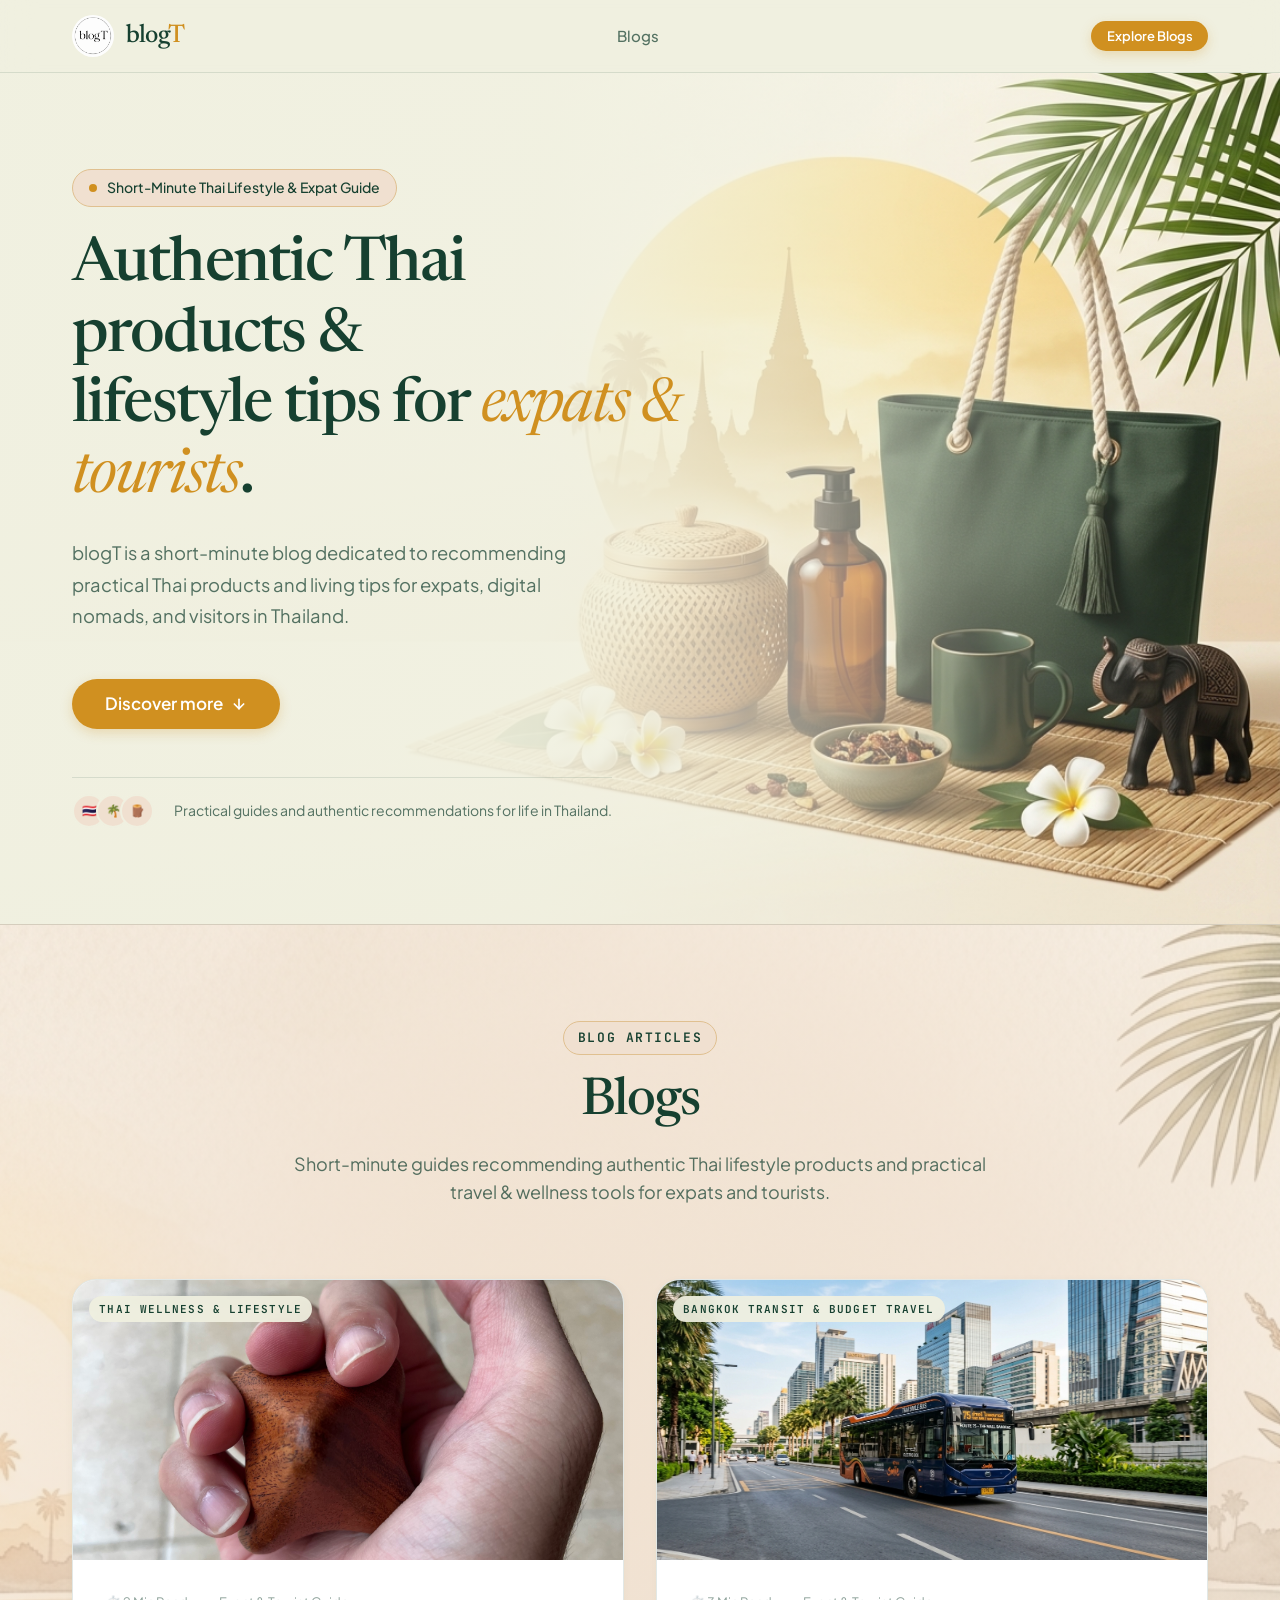
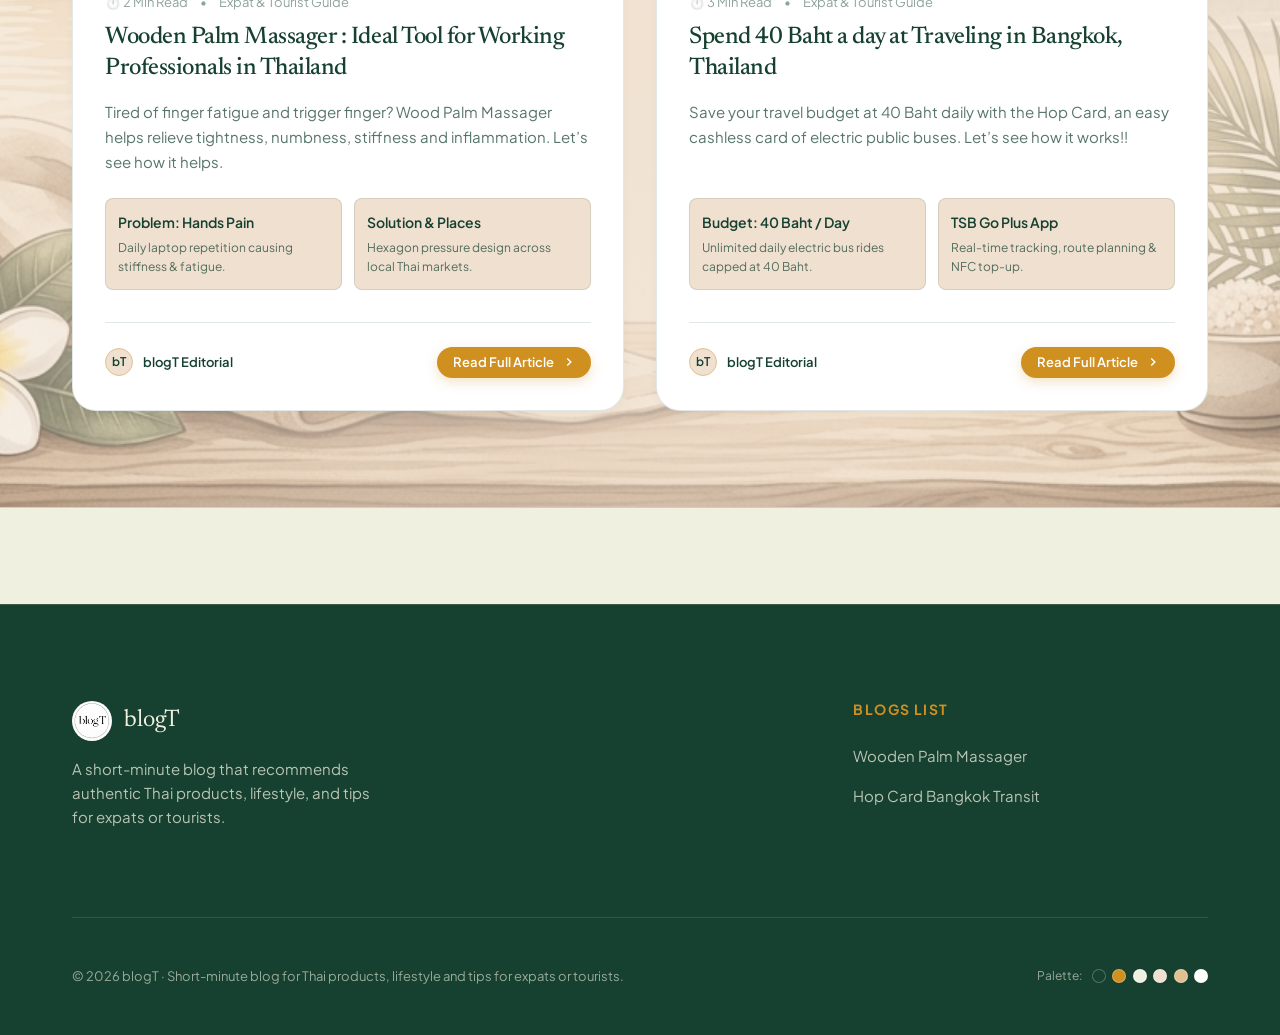
<file: index.html>
<!DOCTYPE html>
<html lang="en">
<head>
  <meta charset="UTF-8">
  <meta name="viewport" content="width=device-width, initial-scale=1.0">
  <title>blogT — Short-Minute Reads on Thai Products, Lifestyle & Expat Tips</title>
  <meta name="description" content="blogT is a minimal, short-minute blog recommending authentic Thai products, lifestyle, and tips for expats and tourists in Thailand.">
  
  <!-- Favicon & Icons -->
  <link rel="icon" type="image/png" href="assets/blogt-logo.png">
  <link rel="apple-touch-icon" href="assets/blogt-logo.png">

  <!-- Google Fonts -->
  <link rel="preconnect" href="https://fonts.googleapis.com">
  <link rel="preconnect" href="https://fonts.gstatic.com" crossorigin>
  <link href="https://fonts.googleapis.com/css2?family=JetBrains+Mono:wght@400;500;600&family=Newsreader:ital,opsz,wght@0,6..72,400..700;1,6..72,400..600&family=Plus+Jakarta+Sans:wght@400;500;600;700&display=swap" rel="stylesheet">

  <!-- Stylesheets -->
  <link rel="stylesheet" href="css/tokens.css">
  <link rel="stylesheet" href="css/base.css">
  <link rel="stylesheet" href="css/components.css">
  <link rel="stylesheet" href="css/responsive.css">
</head>
<body>

  <!-- Site Navigation Header -->
  <header class="site-header" id="site-header">
    <div class="container nav-container">
      <a href="index.html" class="brand-link" aria-label="blogT Home">
        <img src="assets/blogt-logo.png" alt="blogT Logo" class="brand-logo-img" width="42" height="42">
        <span class="brand-text">blog<span class="brand-dot">T</span></span>
      </a>

      <!-- Desktop Nav -->
      <nav class="nav-menu" id="nav-menu" aria-label="Main Navigation">
        <a href="#blogs" class="nav-link">Blogs</a>
      </nav>

      <!-- Header Actions -->
      <div class="nav-actions">
        <a href="#blogs" class="btn btn-primary btn-sm">Explore Blogs</a>
        
        <button class="mobile-menu-btn" id="mobile-menu-btn" aria-label="Toggle navigation" aria-expanded="false">
          <svg width="24" height="24" viewBox="0 0 24 24" fill="none" stroke="currentColor" stroke-width="2" stroke-linecap="round" stroke-linejoin="round">
            <line x1="3" y1="12" x2="21" y2="12"></line>
            <line x1="3" y1="6" x2="21" y2="6"></line>
            <line x1="3" y1="18" x2="21" y2="18"></line>
          </svg>
        </button>
      </div>
    </div>
  </header>

  <main>
    <!-- Hero Section -->
    <section class="section hero-section" id="hero">
      <div class="container">
        <div class="hero-content">
          <div class="hero-badge">
            <span class="badge-dot"></span>
            <span>Short-Minute Thai Lifestyle &amp; Expat Guide</span>
          </div>

          <h1 class="hero-title">
            Authentic Thai products &amp;<br>
            lifestyle tips for <em>expats &amp; tourists</em>.
          </h1>

          <p class="hero-description">
            blogT is a short-minute blog dedicated to recommending practical Thai products and living tips for expats, digital nomads, and visitors in Thailand.
          </p>

          <div class="hero-cta-group">
            <a href="#blogs" class="btn btn-primary btn-lg">
              <span>Discover more</span>
              <svg width="16" height="16" viewBox="0 0 24 24" fill="none" stroke="currentColor" stroke-width="2.5" stroke-linecap="round" stroke-linejoin="round">
                <line x1="12" y1="5" x2="12" y2="19"></line>
                <polyline points="19 12 12 19 5 12"></polyline>
              </svg>
            </a>
          </div>

          <div class="hero-social-proof">
            <div class="avatar-stack">
              <span class="avatar-stack-item">🇹🇭</span>
              <span class="avatar-stack-item">🌴</span>
              <span class="avatar-stack-item">🪵</span>
            </div>
            <div class="hero-proof-text">
              Practical guides and authentic recommendations for life in Thailand.
            </div>
          </div>
        </div>
      </div>
    </section>

    <!-- Blogs Section with Thai Spa & Wellness Background -->
    <section class="section blogs-section" id="blogs">
      <div class="container">
        <div class="section-header">
          <span class="section-tag">Blog Articles</span>
          <h2 class="section-title">Blogs</h2>
          <p class="section-desc">
            Short-minute guides recommending authentic Thai lifestyle products and practical travel &amp; wellness tools for expats and tourists.
          </p>
        </div>

        <!-- Blogs Grid (Side-by-Side 2-Column Layout) -->
        <div class="blogs-cards-grid">
          
          <!-- Blog Post 1: Wooden Palm Massager (Draft 2) -->
          <a href="wooden-palm-massager.html">
            <article class="story-card" style="cursor: pointer;">
              <div class="story-image-wrap" style="aspect-ratio: 16 / 9; max-height: 280px;">
                <img src="assets/images/wooden-massager-hand.jpg" alt="Holding hexagon wooden palm massager in hand" class="story-img">
                <span class="story-category-tag">Thai Wellness &amp; Lifestyle</span>
              </div>
              <div class="story-content" style="padding: var(--space-xl);">
                <div class="story-meta-top">
                  <span>⏱️ 2 Min Read</span>
                  <span>•</span>
                  <span>Expat &amp; Tourist Guide</span>
                </div>
                <h3 class="story-title" style="font-size: 1.5rem; margin-bottom: var(--space-md);">
                  Wooden Palm Massager : Ideal Tool for Working Professionals in Thailand
                </h3>
                <p class="story-excerpt" style="font-size: 0.9375rem; line-height: 1.65; margin-bottom: var(--space-lg);">
                  Tired of finger fatigue and trigger finger? Wood Palm Massager helps relieve tightness, numbness, stiffness and inflammation. Let’s see how it helps.
                </p>
                
                <div style="display: grid; grid-template-columns: 1fr 1fr; gap: 0.75rem; margin-bottom: var(--space-xl);">
                  <div style="background-color: var(--color-ivory); padding: 0.75rem; border-radius: var(--radius-md); border: 1px solid var(--border-subtle);">
                    <div style="font-weight: 600; color: var(--color-forest); font-size: 0.875rem; margin-bottom: 0.2rem;">Problem: Hands Pain</div>
                    <div style="font-size: 0.75rem; color: var(--text-muted);">Daily laptop repetition causing stiffness &amp; fatigue.</div>
                  </div>
                  <div style="background-color: var(--color-ivory); padding: 0.75rem; border-radius: var(--radius-md); border: 1px solid var(--border-subtle);">
                    <div style="font-weight: 600; color: var(--color-forest); font-size: 0.875rem; margin-bottom: 0.2rem;">Solution &amp; Places</div>
                    <div style="font-size: 0.75rem; color: var(--text-muted);">Hexagon pressure design across local Thai markets.</div>
                  </div>
                </div>

                <div class="story-footer">
                  <div class="story-author">
                    <div class="author-avatar">bT</div>
                    <span class="author-name">blogT Editorial</span>
                  </div>
                  <span class="btn btn-primary btn-sm">
                    Read Full Article
                    <svg width="14" height="14" viewBox="0 0 24 24" fill="none" stroke="currentColor" stroke-width="2.5"><polyline points="9 18 15 12 9 6"/></svg>
                  </span>
                </div>
              </div>
            </article>
          </a>

          <!-- Blog Post 2: Hop Card Bangkok -->
          <a href="hop-card-bangkok.html">
            <article class="story-card" style="cursor: pointer;">
              <div class="story-image-wrap" style="aspect-ratio: 16 / 9; max-height: 280px;">
                <img src="assets/images/hop-bus-bangkok.jpg" alt="Thai Smile Electric Navy Blue Bus in Bangkok" class="story-img">
                <span class="story-category-tag">Bangkok Transit &amp; Budget Travel</span>
              </div>
              <div class="story-content" style="padding: var(--space-xl);">
                <div class="story-meta-top">
                  <span>⏱️ 3 Min Read</span>
                  <span>•</span>
                  <span>Expat &amp; Tourist Guide</span>
                </div>
                <h3 class="story-title" style="font-size: 1.5rem; margin-bottom: var(--space-md);">
                  Spend 40 Baht a day at Traveling in Bangkok, Thailand
                </h3>
                <p class="story-excerpt" style="font-size: 0.9375rem; line-height: 1.65; margin-bottom: var(--space-lg);">
                  Save your travel budget at 40 Baht daily with the Hop Card, an easy cashless card of electric public buses. Let’s see how it works!!
                </p>
                
                <div style="display: grid; grid-template-columns: 1fr 1fr; gap: 0.75rem; margin-bottom: var(--space-xl);">
                  <div style="background-color: var(--color-ivory); padding: 0.75rem; border-radius: var(--radius-md); border: 1px solid var(--border-subtle);">
                    <div style="font-weight: 600; color: var(--color-forest); font-size: 0.875rem; margin-bottom: 0.2rem;">Budget: 40 Baht / Day</div>
                    <div style="font-size: 0.75rem; color: var(--text-muted);">Unlimited daily electric bus rides capped at 40 Baht.</div>
                  </div>
                  <div style="background-color: var(--color-ivory); padding: 0.75rem; border-radius: var(--radius-md); border: 1px solid var(--border-subtle);">
                    <div style="font-weight: 600; color: var(--color-forest); font-size: 0.875rem; margin-bottom: 0.2rem;">TSB Go Plus App</div>
                    <div style="font-size: 0.75rem; color: var(--text-muted);">Real-time tracking, route planning &amp; NFC top-up.</div>
                  </div>
                </div>

                <div class="story-footer">
                  <div class="story-author">
                    <div class="author-avatar">bT</div>
                    <span class="author-name">blogT Editorial</span>
                  </div>
                  <span class="btn btn-primary btn-sm">
                    Read Full Article
                    <svg width="14" height="14" viewBox="0 0 24 24" fill="none" stroke="currentColor" stroke-width="2.5"><polyline points="9 18 15 12 9 6"/></svg>
                  </span>
                </div>
              </div>
            </article>
          </a>

        </div>
      </div>
    </section>
  </main>

  <!-- Site Footer -->
  <footer class="site-footer">
    <div class="container">
      <div class="footer-top-grid" style="grid-template-columns: 2fr 1fr;">
        <div class="footer-brand">
          <div class="footer-logo-row">
            <img src="assets/blogt-logo.png" alt="blogT Logo" class="footer-logo-img">
            <span class="footer-brand-title">blogT</span>
          </div>
          <p class="footer-brand-desc">
            A short-minute blog that recommends authentic Thai products, lifestyle, and tips for expats or tourists.
          </p>
        </div>

        <div>
          <h4 class="footer-col-title">Blogs List</h4>
          <ul class="footer-links-list">
            <li><a href="wooden-palm-massager.html" class="footer-link">Wooden Palm Massager</a></li>
            <li><a href="hop-card-bangkok.html" class="footer-link">Hop Card Bangkok Transit</a></li>
          </ul>
        </div>
      </div>

      <div class="footer-bottom">
        <div>
          © 2026 blogT · Short-minute blog for Thai products, lifestyle and tips for expats or tourists.
        </div>
        <div class="color-palette-pills" title="Official Brand Palette">
          <span style="font-size: 0.75rem; margin-right: 0.25rem;">Palette:</span>
          <span class="palette-swatch-mini" style="background-color: #164030;" title="Dark Forest Green #164030"></span>
          <span class="palette-swatch-mini" style="background-color: #D09020;" title="Golden Yellow #D09020"></span>
          <span class="palette-swatch-mini" style="background-color: #F0F0E0;" title="Light Cream #F0F0E0"></span>
          <span class="palette-swatch-mini" style="background-color: #F0E0D0;" title="Warm Ivory #F0E0D0"></span>
          <span class="palette-swatch-mini" style="background-color: #E0C090;" title="Soft Beige #E0C090"></span>
          <span class="palette-swatch-mini" style="background-color: #FFFFFF;" title="White #FFFFFF"></span>
        </div>
      </div>
    </div>
  </footer>

  <!-- Toast Notification Container -->
  <div class="toast-container" id="toast-container" aria-live="polite"></div>

  <!-- Scripts -->
  <script src="js/app.js"></script>
</body>
</html>
</file>
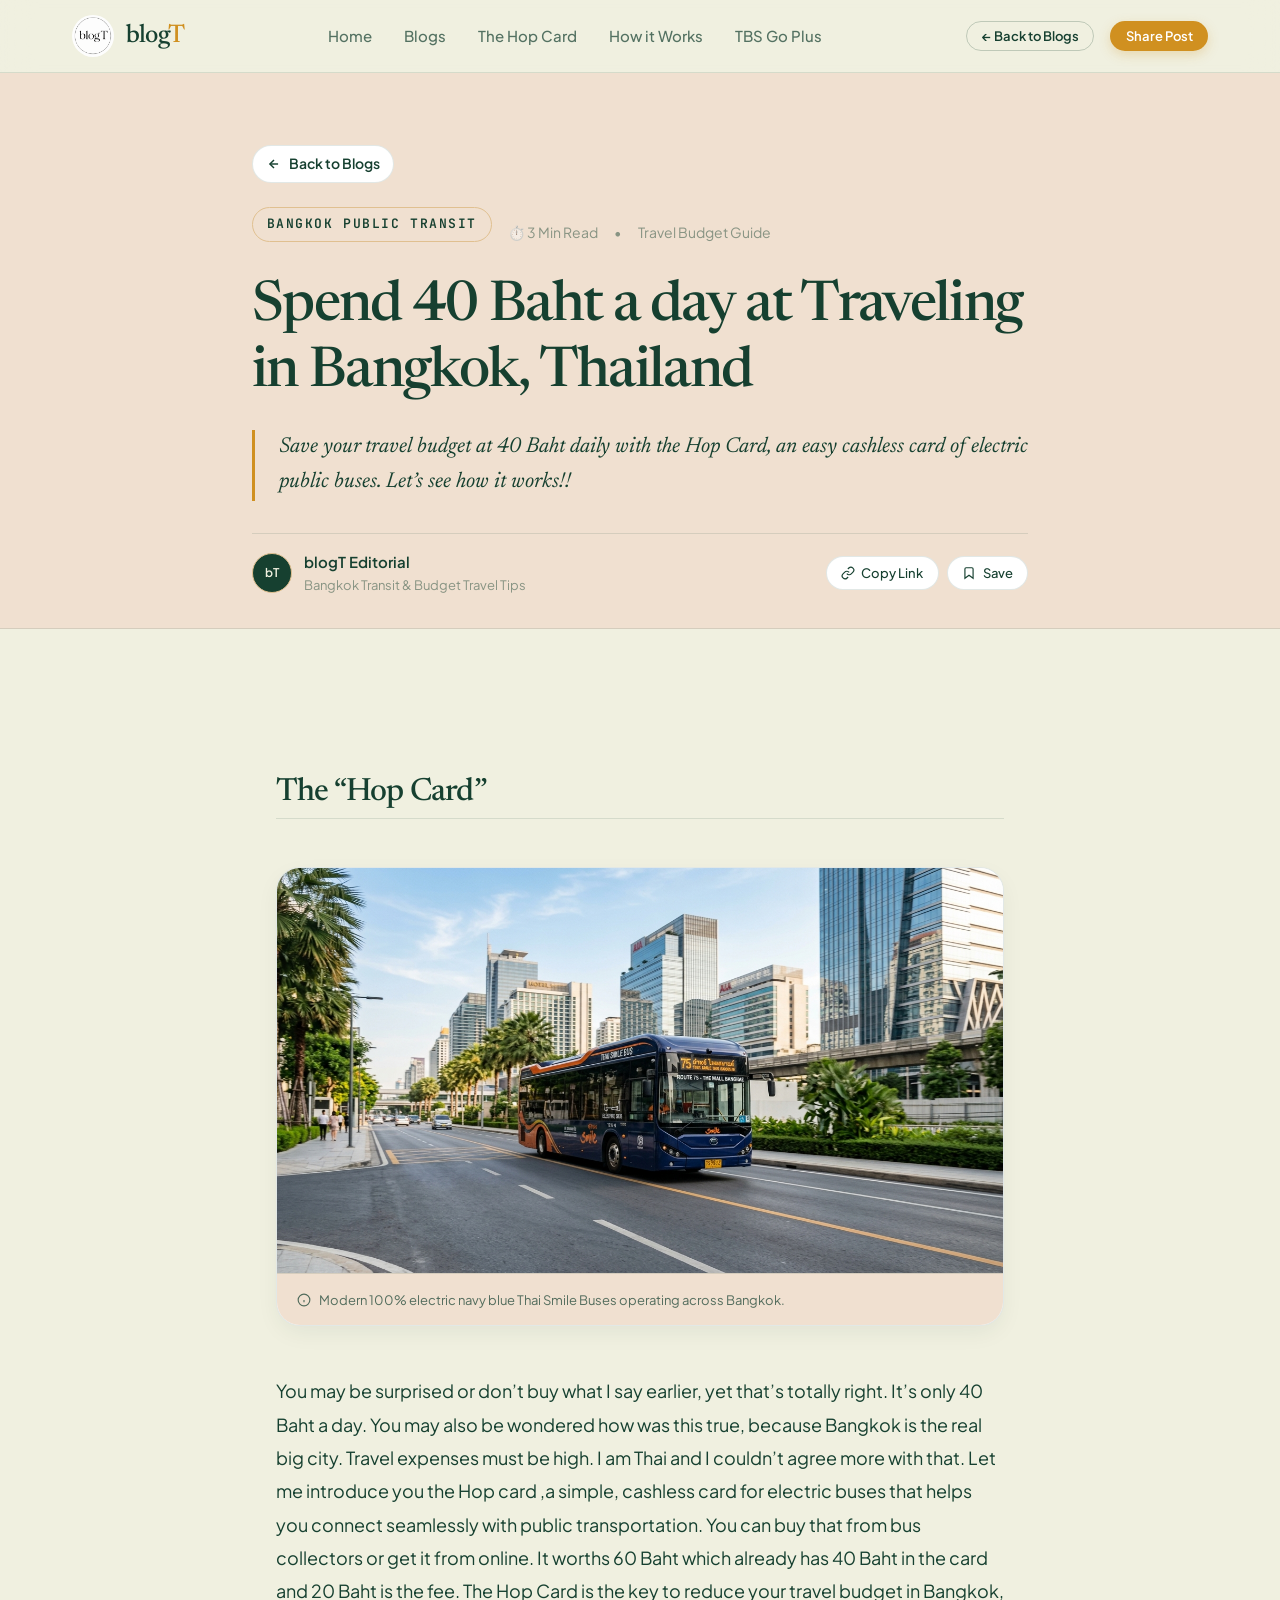
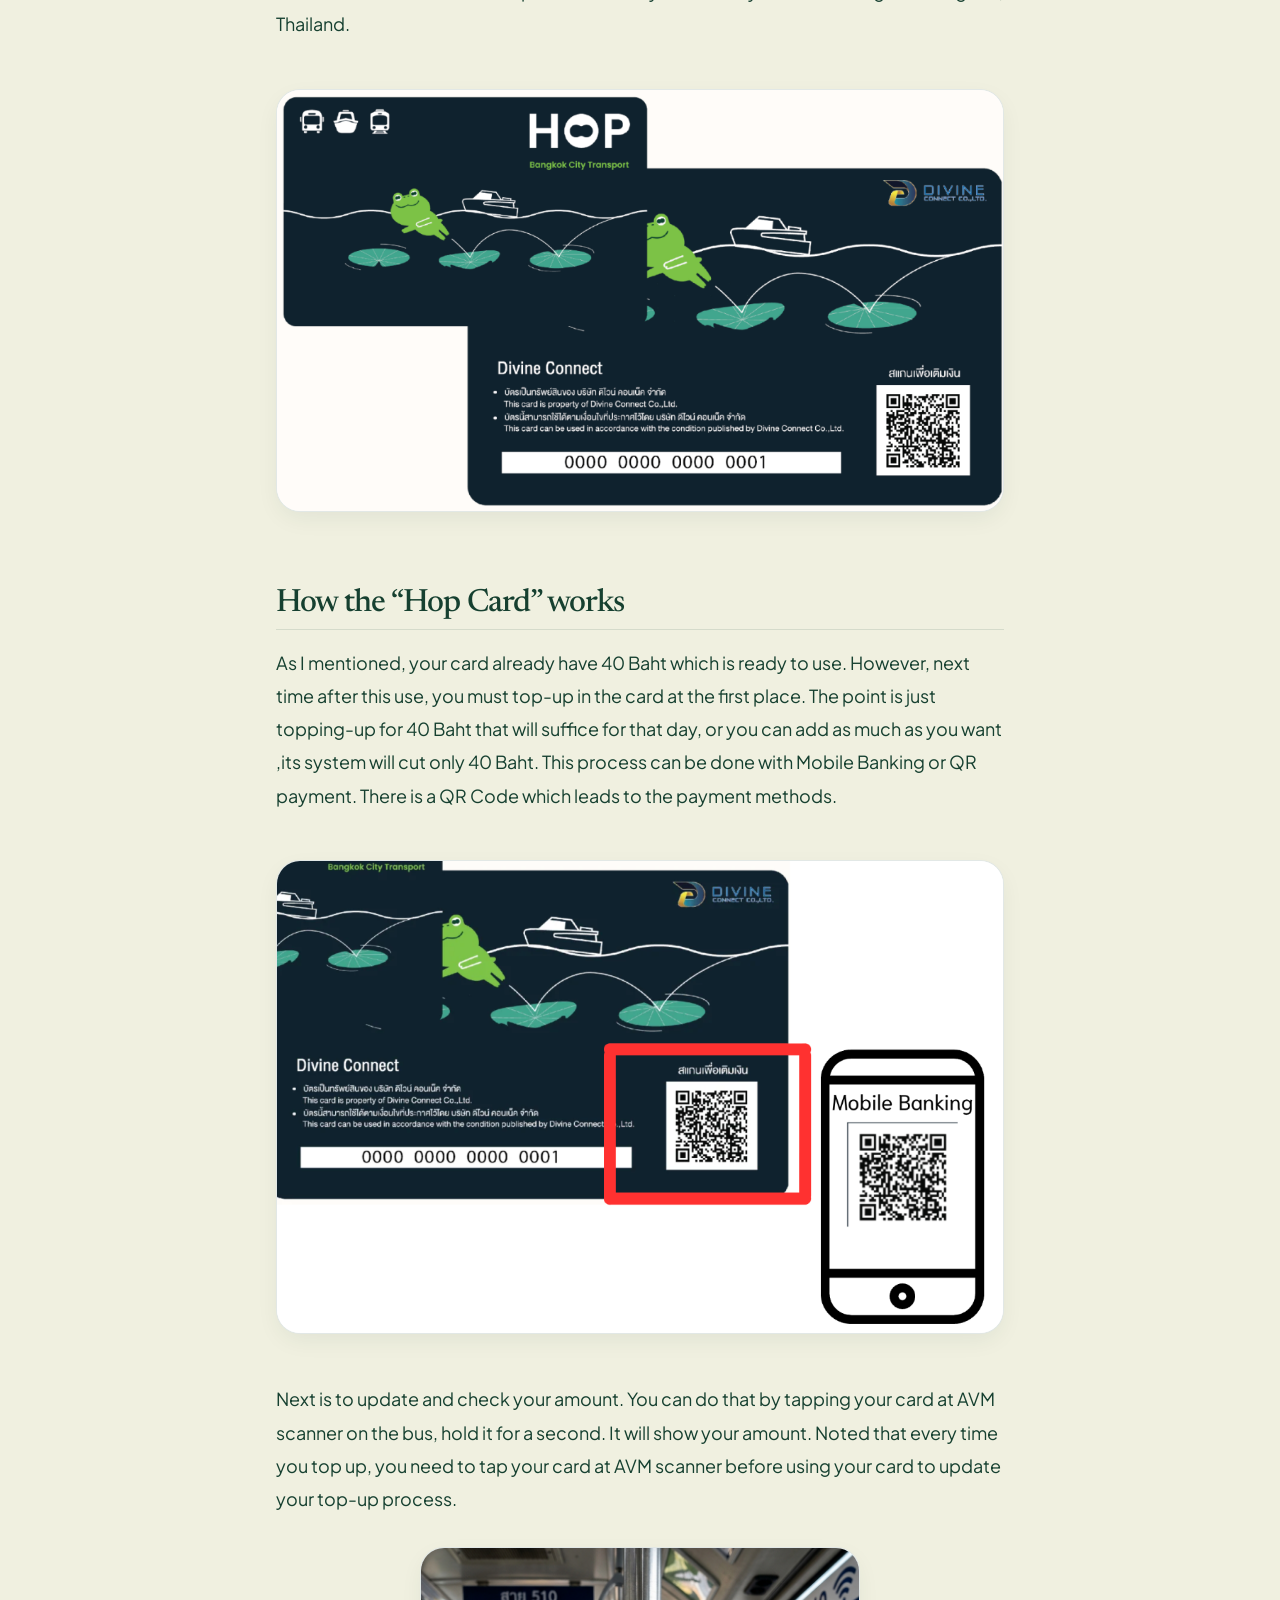
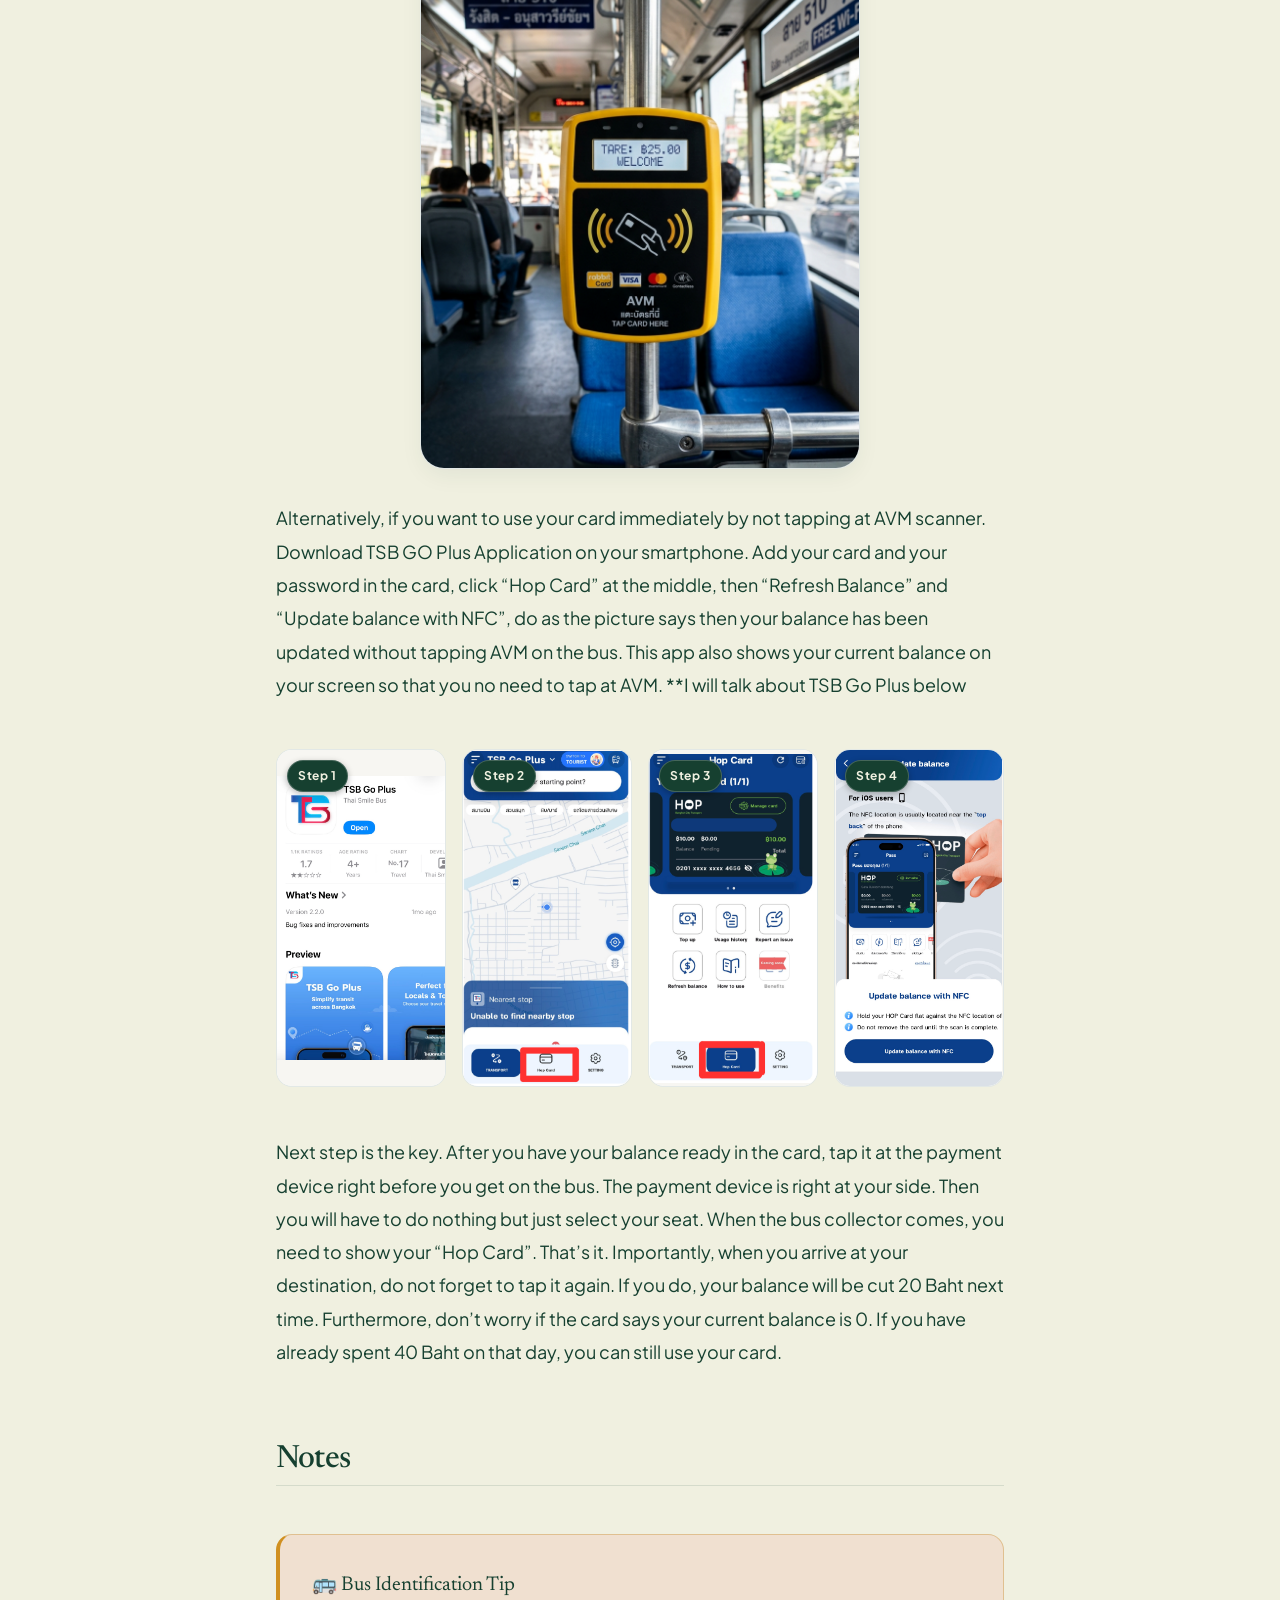
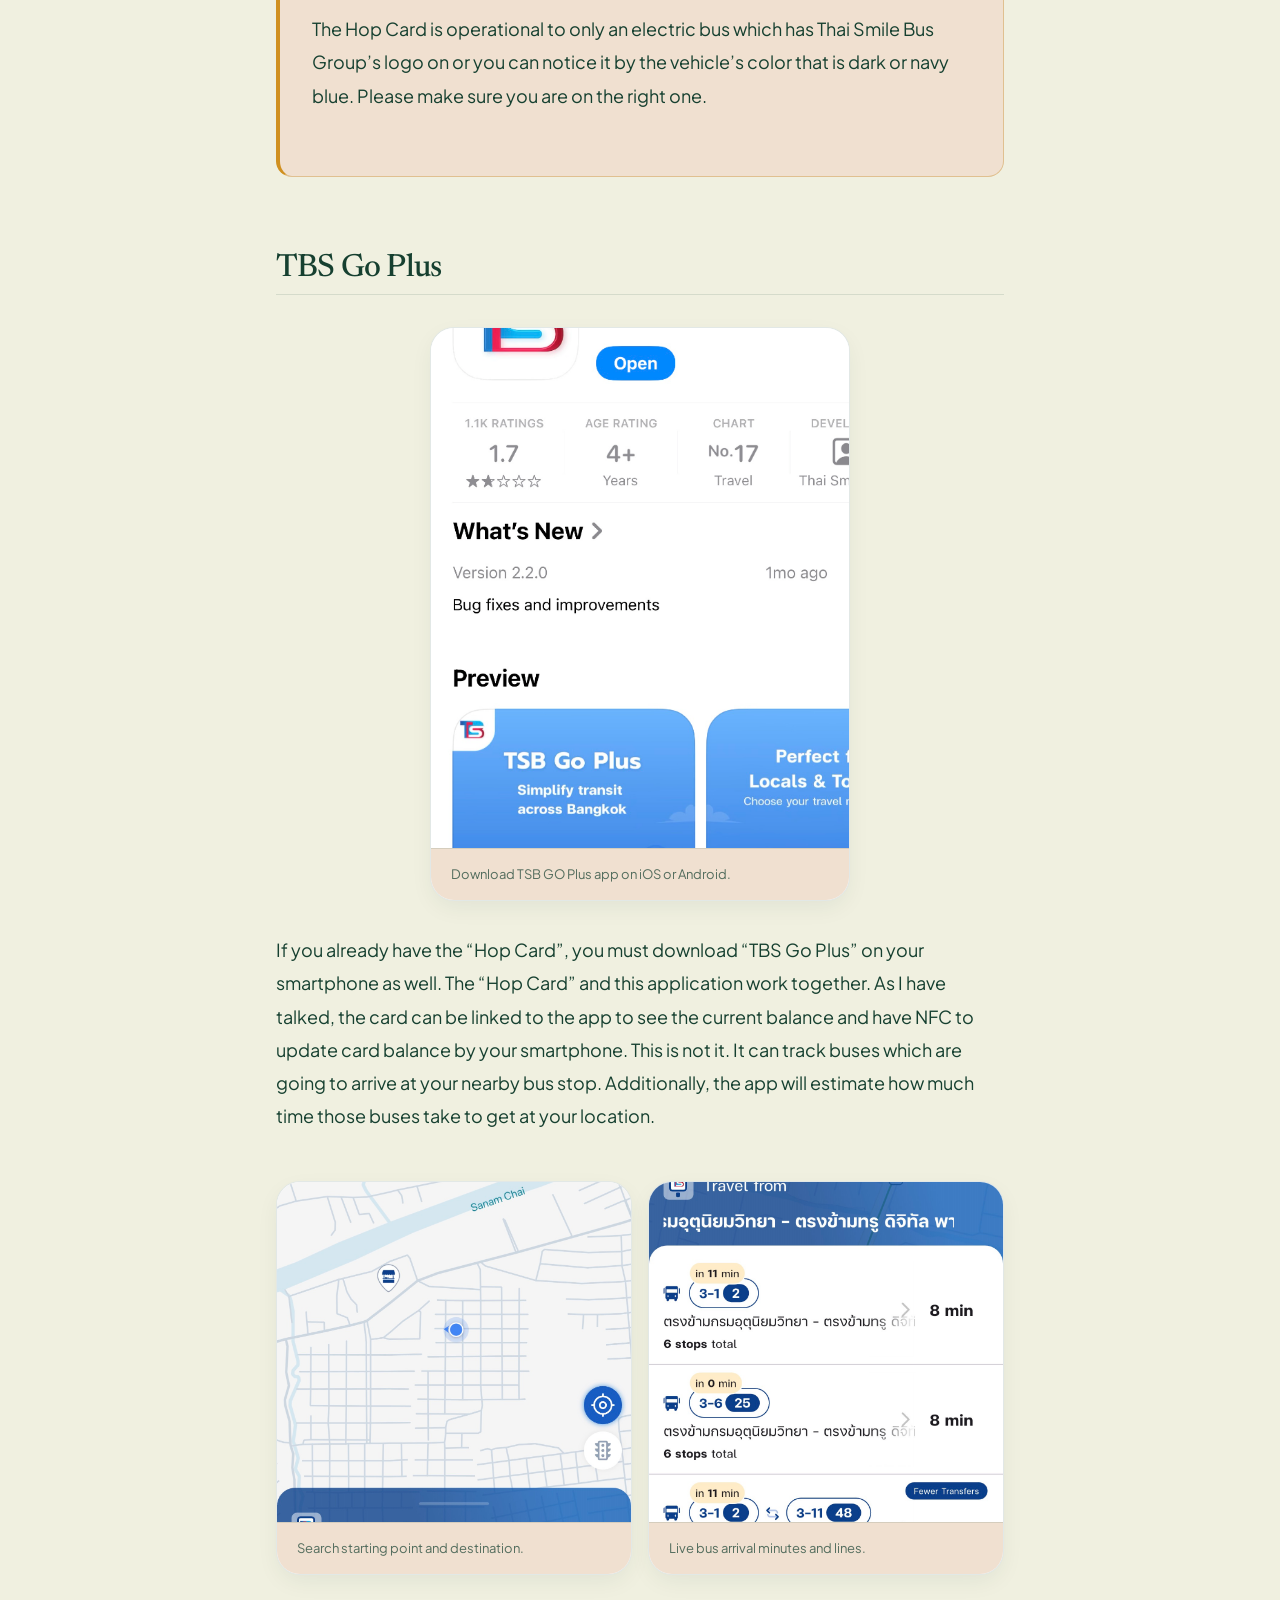
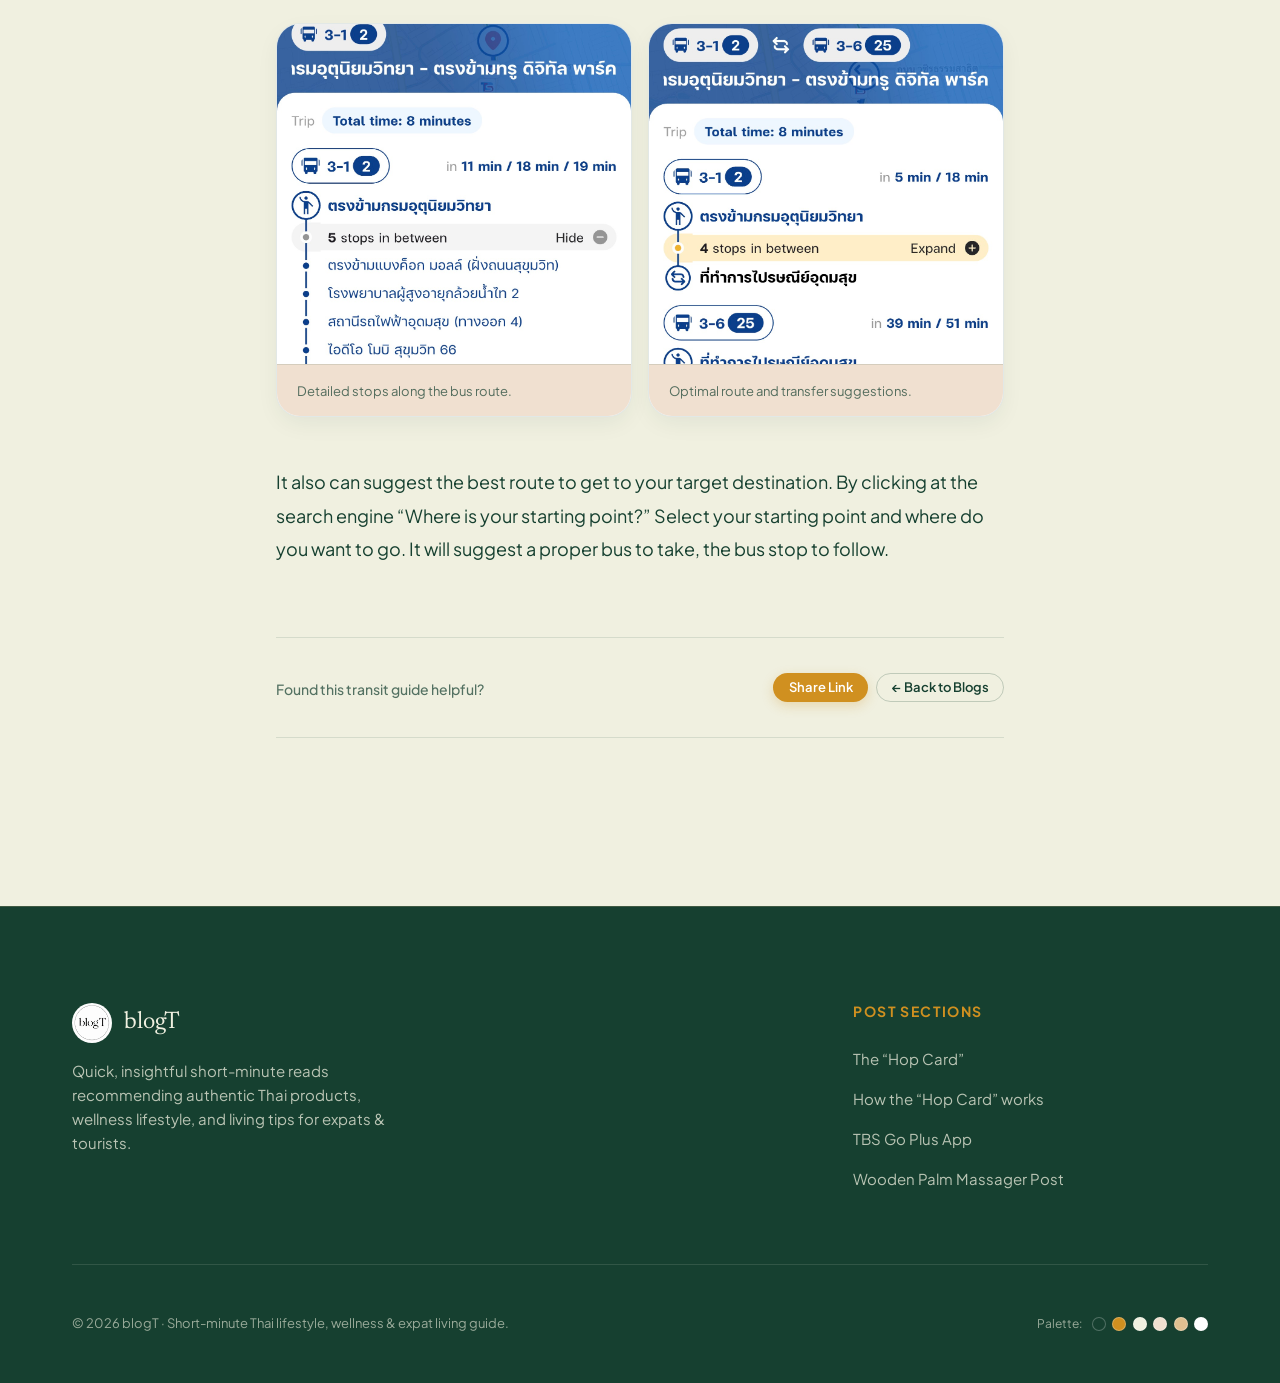
<file: hop-card-bangkok.html>
<!DOCTYPE html>
<html lang="en">
<head>
  <meta charset="UTF-8">
  <meta name="viewport" content="width=device-width, initial-scale=1.0">
  <title>Spend 40 Baht a day at Traveling in Bangkok, Thailand — blogT</title>
  <meta name="description" content="Save your travel budget at 40 Baht daily with the Hop Card, an easy cashless card of electric public buses. Let’s see how it works!!">
  
  <!-- Favicon -->
  <link rel="icon" type="image/png" href="assets/blogt-logo.png">

  <!-- Google Fonts -->
  <link rel="preconnect" href="https://fonts.googleapis.com">
  <link rel="preconnect" href="https://fonts.gstatic.com" crossorigin>
  <link href="https://fonts.googleapis.com/css2?family=JetBrains+Mono:wght@400;500;600&family=Newsreader:ital,opsz,wght@0,6..72,400..700;1,6..72,400..600&family=Plus+Jakarta+Sans:wght@400;500;600;700&display=swap" rel="stylesheet">

  <!-- Stylesheets -->
  <link rel="stylesheet" href="css/tokens.css">
  <link rel="stylesheet" href="css/base.css">
  <link rel="stylesheet" href="css/components.css">
  <link rel="stylesheet" href="css/responsive.css">
</head>
<body>

  <!-- Header -->
  <header class="site-header" id="site-header">
    <div class="container nav-container">
      <a href="index.html" class="brand-link" aria-label="blogT Home">
        <img src="assets/blogt-logo.png" alt="blogT Logo" class="brand-logo-img" width="42" height="42">
        <span class="brand-text">blog<span class="brand-dot">T</span></span>
      </a>

      <!-- Desktop Nav -->
      <nav class="nav-menu" id="nav-menu">
        <a href="index.html" class="nav-link">Home</a>
        <a href="index.html#blogs" class="nav-link">Blogs</a>
        <a href="#hop-card" class="nav-link">The Hop Card</a>
        <a href="#how-it-works" class="nav-link">How it Works</a>
        <a href="#tbs-go-plus" class="nav-link">TBS Go Plus</a>
      </nav>

      <!-- Actions -->
      <div class="nav-actions">
        <a href="index.html#blogs" class="btn btn-outline btn-sm">← Back to Blogs</a>
        <button class="btn btn-primary btn-sm" data-action="share-article">Share Post</button>
      </div>
    </div>
  </header>

  <main class="article-page-main">
    <!-- Article Header -->
    <header class="article-page-header">
      <div class="container container-narrow">
        <a href="index.html#blogs" class="back-to-home">
          <svg width="14" height="14" viewBox="0 0 24 24" fill="none" stroke="currentColor" stroke-width="2.5">
            <line x1="19" y1="12" x2="5" y2="12"></line>
            <polyline points="12 19 5 12 12 5"></polyline>
          </svg>
          Back to Blogs
        </a>

        <div class="article-header-meta">
          <span class="section-tag">Bangkok Public Transit</span>
          <span style="font-size: 0.875rem; color: var(--text-faint);">⏱️ 3 Min Read</span>
          <span style="font-size: 0.875rem; color: var(--text-faint);">•</span>
          <span style="font-size: 0.875rem; color: var(--text-faint);">Travel Budget Guide</span>
        </div>

        <h1 class="article-main-title">
          Spend 40 Baht a day at Traveling in Bangkok, Thailand
        </h1>

        <p class="article-lead-text">
          Save your travel budget at 40 Baht daily with the Hop Card, an easy cashless card of electric public buses. Let’s see how it works!!
        </p>

        <div class="article-author-bar">
          <div class="article-author-info">
            <div class="author-avatar" style="width: 40px; height: 40px; background-color: var(--color-forest); color: var(--color-cream); font-weight: 600;">bT</div>
            <div>
              <div style="font-size: 0.9375rem; font-weight: 600; color: var(--color-forest);">blogT Editorial</div>
              <div style="font-size: 0.8125rem; color: var(--text-faint);">Bangkok Transit &amp; Budget Travel Tips</div>
            </div>
          </div>
          <div class="share-buttons-group">
            <button class="share-btn" data-action="copy-link">
              <svg width="14" height="14" viewBox="0 0 24 24" fill="none" stroke="currentColor" stroke-width="2">
                <path d="M10 13a5 5 0 0 0 7.54.54l3-3a5 5 0 0 0-7.07-7.07l-1.72 1.71"></path>
                <path d="M14 11a5 5 0 0 0-7.54-.54l-3 3a5 5 0 0 0 7.07 7.07l1.71-1.71"></path>
              </svg>
              Copy Link
            </button>
            <button class="share-btn" data-action="bookmark">
              <svg width="14" height="14" viewBox="0 0 24 24" fill="none" stroke="currentColor" stroke-width="2">
                <path d="M19 21l-7-5-7 5V5a2 2 0 0 1 2-2h10a2 2 0 0 1 2 2z"></path>
              </svg>
              Save
            </button>
          </div>
        </div>
      </div>
    </header>

    <!-- Main Article Body (Exact Draft 1 Content) -->
    <article class="article-body-wrapper">
      <div class="article-prose">
        
        <!-- Section 1: The "Hop Card" -->
        <h2 id="hop-card">The “Hop Card”</h2>
        
        <figure class="article-figure">
          <img src="assets/images/hop-bus-bangkok.jpg" alt="Thai Smile Electric Navy Blue Bus in Bangkok" loading="eager">
          <figcaption class="article-figure-caption">
            <svg width="14" height="14" viewBox="0 0 24 24" fill="none" stroke="currentColor" stroke-width="2"><circle cx="12" cy="12" r="10"></circle><line x1="12" y1="16" x2="12" y2="12"></line><line x1="12" y1="8" x2="12.01" y2="8"></line></svg>
            Modern 100% electric navy blue Thai Smile Buses operating across Bangkok.
          </figcaption>
        </figure>

        <p>
          You may be surprised or don’t buy what I say earlier, yet that’s totally right. It’s only 40 Baht a day. You may also be wondered how was this true, because Bangkok is the real big city. Travel expenses must be high. I am Thai and I couldn’t agree more with that. Let me introduce you the Hop card ,a simple, cashless card for electric buses that helps you connect seamlessly with public transportation. You can buy that from bus collectors or get it from online. It worths 60 Baht which already has 40 Baht in the card and 20 Baht is the fee. The Hop Card is the key to reduce your travel budget in Bangkok, Thailand.
        </p>

        <!-- HOP Card Front & Back Image -->
        <figure class="article-figure">
          <img src="assets/images/hop-card-front-back.png" alt="Bangkok HOP Card Front and Back" loading="lazy">
        </figure>

        <!-- Section 2: How the "Hop Card" works -->
        <h2 id="how-it-works">How the “Hop Card” works</h2>

        <p>
          As I mentioned, your card already have 40 Baht which is ready to use. However, next time after this use, you must top-up in the card at the first place. The point is just topping-up for 40 Baht that will suffice for that day, or you can add as much as you want ,its system will cut only 40 Baht. This process can be done with Mobile Banking or QR payment. There is a QR Code which leads to the payment methods.
        </p>

        <figure class="article-figure">
          <img src="assets/images/hop-card-qr-topup.png" alt="Scan QR code with Mobile Banking to top up Hop Card" loading="lazy">
        </figure>

        <p>
          Next is to update and check your amount. You can do that by tapping your card at AVM scanner on the bus, hold it for a second. It will show your amount. Noted that every time you top up, you need to tap your card at AVM scanner before using your card to update your top-up process.
        </p>

        <figure class="article-figure" style="max-width: 440px; margin: var(--space-xl) auto;">
          <img src="assets/images/avm-scanner-clear.jpg" alt="AVM card scanner validator on bus" loading="lazy">
        </figure>

        <p>
          Alternatively, if you want to use your card immediately by not tapping at AVM scanner. Download TSB GO Plus Application on your smartphone. Add your card and your password in the card, click “Hop Card” at the middle, then “Refresh Balance” and “Update balance with NFC”, do as the picture says then your balance has been updated without tapping AVM on the bus. This app also shows your current balance on your screen so that you no need to tap at AVM. **I will talk about TSB Go Plus below
        </p>

        <!-- 4-Step App & NFC Balance Update Flow -->
        <div class="steps-image-grid">
          <!-- Step 1 -->
          <div class="step-card">
            <span class="step-badge">Step 1</span>
            <img src="assets/images/hop-card/step1-download-app.png" alt="Step 1: Download TSB GO Plus App" loading="lazy">
          </div>

          <!-- Step 2 -->
          <div class="step-card">
            <span class="step-badge">Step 2</span>
            <img src="assets/images/hop-card/step2-click-hopcard.png" alt="Step 2: Click Hop Card at the middle" loading="lazy">
          </div>

          <!-- Step 3 -->
          <div class="step-card">
            <span class="step-badge">Step 3</span>
            <img src="assets/images/hop-card/step3-card-dashboard.png" alt="Step 3: Click Refresh Balance" loading="lazy">
          </div>

          <!-- Step 4 -->
          <div class="step-card">
            <span class="step-badge">Step 4</span>
            <img src="assets/images/hop-card/step4-nfc-update.png" alt="Step 4: Update balance with NFC" loading="lazy">
          </div>
        </div>

        <p>
          Next step is the key. After you have your balance ready in the card, tap it at the payment device right before you get on the bus. The payment device is right at your side. Then you will have to do nothing but just select your seat. When the bus collector comes, you need to show your “Hop Card”. That’s it. Importantly, when you arrive at your destination, do not forget to tap it again. If you do, your balance will be cut 20 Baht next time. Furthermore, don’t worry if the card says your current balance is 0. If you have already spent 40 Baht on that day, you can still use your card.
        </p>

        <!-- Section 3: Notes -->
        <h2>Notes</h2>

        <div class="article-callout">
          <div class="article-callout-title">🚌 Bus Identification Tip</div>
          <p class="article-callout-text">
            The Hop Card is operational to only an electric bus which has Thai Smile Bus Group’s logo on or you can notice it by the vehicle’s color that is dark or navy blue. Please make sure you are on the right one.
          </p>
        </div>

        <!-- Section 4: TBS Go Plus -->
        <h2 id="tbs-go-plus">TBS Go Plus</h2>

        <figure class="article-figure" style="max-width: 420px; margin: var(--space-xl) auto;">
          <img src="assets/images/hop-card/step1-download-app.png" alt="TSB Go Plus App Store download" loading="lazy">
          <figcaption class="article-figure-caption">
            Download TSB GO Plus app on iOS or Android.
          </figcaption>
        </figure>

        <p>
          If you already have the “Hop Card”, you must download “TBS Go Plus” on your smartphone as well. The “Hop Card” and this application work together. As I have talked, the card can be linked to the app to see the current balance and have NFC to update card balance by your smartphone. This is not it. It can track buses which are going to arrive at your nearby bus stop. Additionally, the app will estimate how much time those buses take to get at your location.
        </p>

        <div class="article-figure-grid">
          <figure class="article-figure">
            <img src="assets/images/hop-card/tsb-route-search.png" alt="Where is your starting point search in TSB Go Plus" loading="lazy">
            <figcaption class="article-figure-caption">
              Search starting point and destination.
            </figcaption>
          </figure>

          <figure class="article-figure">
            <img src="assets/images/hop-card/tsb-live-arrival.png" alt="Real-time bus arrival tracking" loading="lazy">
            <figcaption class="article-figure-caption">
              Live bus arrival minutes and lines.
            </figcaption>
          </figure>
        </div>

        <div class="article-figure-grid">
          <figure class="article-figure">
            <img src="assets/images/hop-card/tsb-route-stops.png" alt="Route stops list in TSB Go Plus" loading="lazy">
            <figcaption class="article-figure-caption">
              Detailed stops along the bus route.
            </figcaption>
          </figure>

          <figure class="article-figure">
            <img src="assets/images/hop-card/tsb-transfer-route.png" alt="Transfer route and timing suggestions" loading="lazy">
            <figcaption class="article-figure-caption">
              Optimal route and transfer suggestions.
            </figcaption>
          </figure>
        </div>

        <p>
          It also can suggest the best route to get to your target destination. By clicking at the search engine “Where is your starting point?” Select your starting point and where do you want to go. It will suggest a proper bus to take, the bus stop to follow.
        </p>

        <!-- Article Share & Action Bar -->
        <div class="article-share-bar">
          <div>
            <span style="font-size: 0.875rem; color: var(--text-muted); font-weight: 500;">Found this transit guide helpful?</span>
          </div>
          <div class="share-buttons-group">
            <button class="btn btn-primary btn-sm" data-action="copy-link">
              <span>Share Link</span>
            </button>
            <a href="index.html#blogs" class="btn btn-outline btn-sm">← Back to Blogs</a>
          </div>
        </div>

      </div>
    </article>
  </main>

  <!-- Site Footer -->
  <footer class="site-footer">
    <div class="container">
      <div class="footer-top-grid" style="grid-template-columns: 2fr 1fr;">
        <div class="footer-brand">
          <div class="footer-logo-row">
            <img src="assets/blogt-logo.png" alt="blogT Logo" class="footer-logo-img">
            <span class="footer-brand-title">blogT</span>
          </div>
          <p class="footer-brand-desc">
            Quick, insightful short-minute reads recommending authentic Thai products, wellness lifestyle, and living tips for expats &amp; tourists.
          </p>
        </div>

        <div>
          <h4 class="footer-col-title">Post Sections</h4>
          <ul class="footer-links-list">
            <li><a href="#hop-card" class="footer-link">The “Hop Card”</a></li>
            <li><a href="#how-it-works" class="footer-link">How the “Hop Card” works</a></li>
            <li><a href="#tbs-go-plus" class="footer-link">TBS Go Plus App</a></li>
            <li><a href="wooden-palm-massager.html" class="footer-link">Wooden Palm Massager Post</a></li>
          </ul>
        </div>
      </div>

      <div class="footer-bottom">
        <div>
          © 2026 blogT · Short-minute Thai lifestyle, wellness &amp; expat living guide.
        </div>
        <div class="color-palette-pills" title="Official Brand Palette">
          <span style="font-size: 0.75rem; margin-right: 0.25rem;">Palette:</span>
          <span class="palette-swatch-mini" style="background-color: #164030;" title="Dark Forest Green #164030"></span>
          <span class="palette-swatch-mini" style="background-color: #D09020;" title="Golden Yellow #D09020"></span>
          <span class="palette-swatch-mini" style="background-color: #F0F0E0;" title="Light Cream #F0F0E0"></span>
          <span class="palette-swatch-mini" style="background-color: #F0E0D0;" title="Warm Ivory #F0E0D0"></span>
          <span class="palette-swatch-mini" style="background-color: #E0C090;" title="Soft Beige #E0C090"></span>
          <span class="palette-swatch-mini" style="background-color: #FFFFFF;" title="White #FFFFFF"></span>
        </div>
      </div>
    </div>
  </footer>

  <!-- Toast Container -->
  <div class="toast-container" id="toast-container"></div>

  <!-- Scripts -->
  <script src="js/app.js"></script>
</body>
</html>
</file>
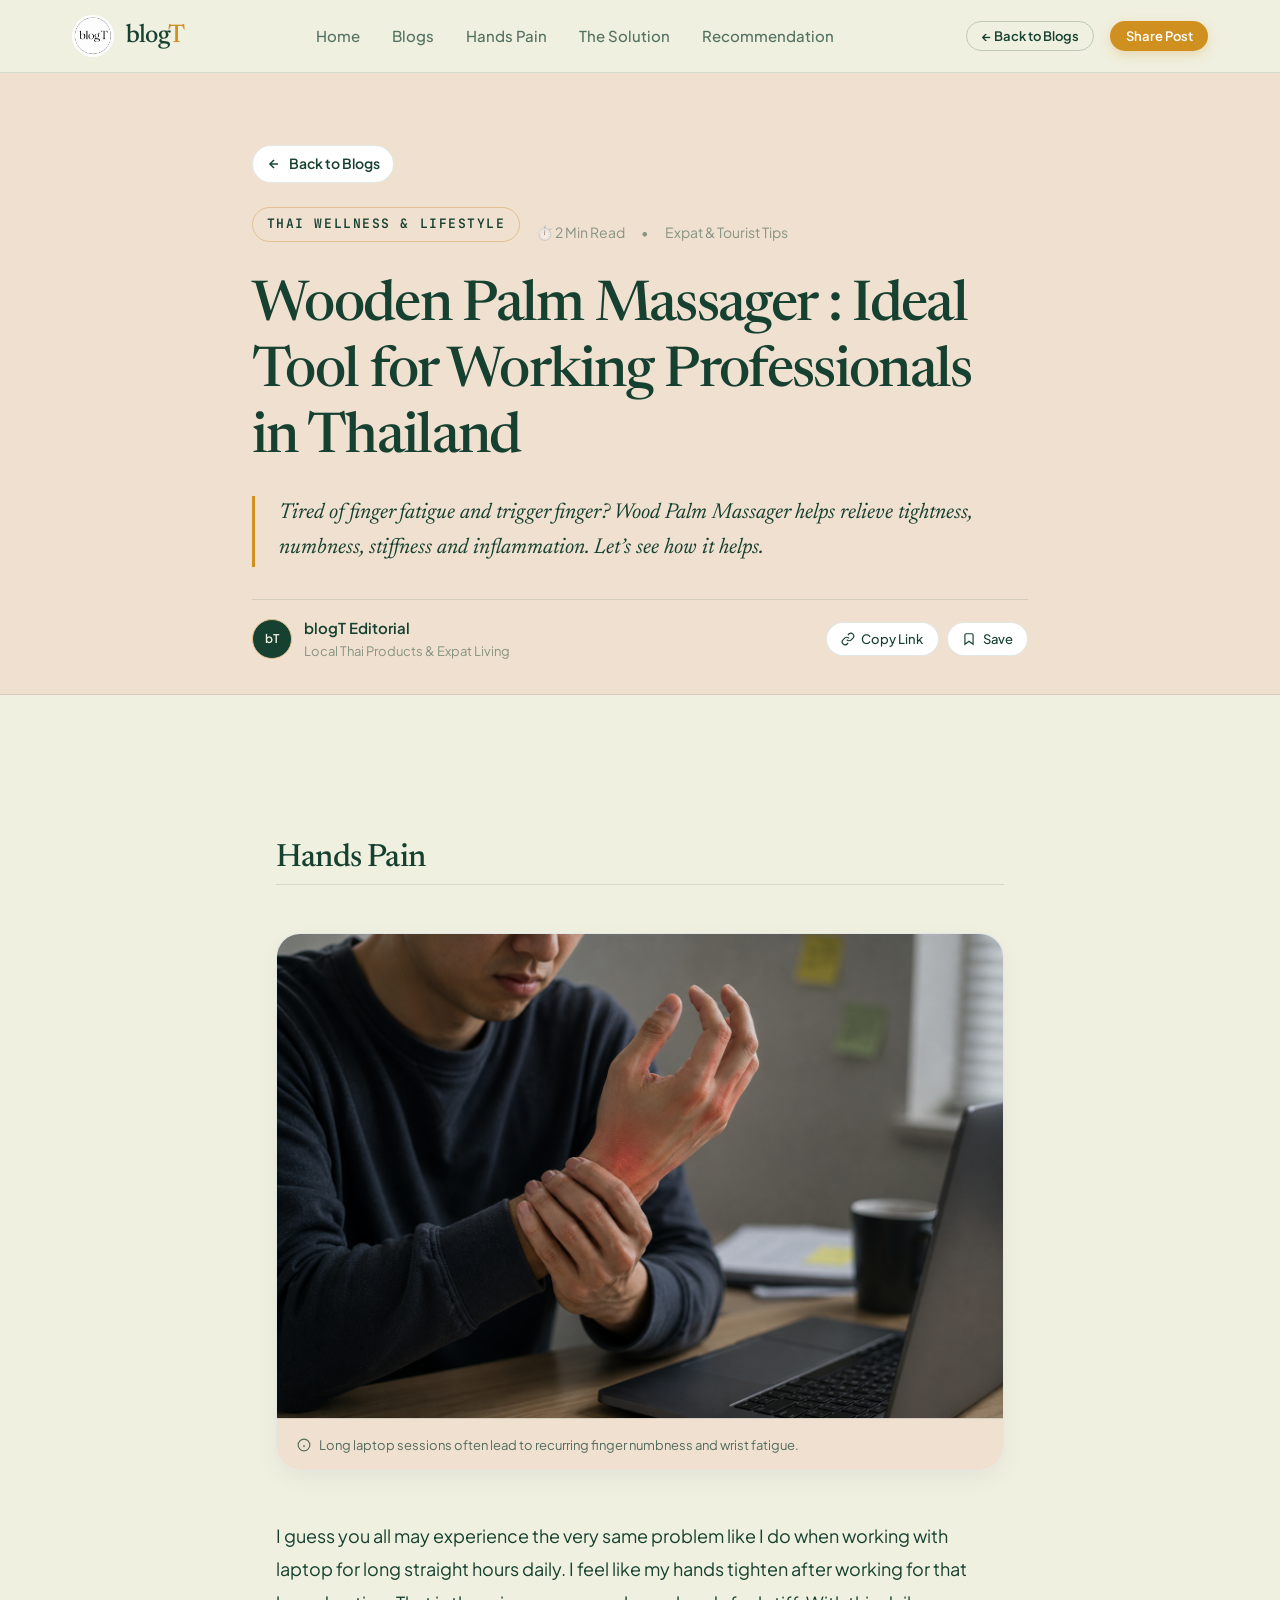
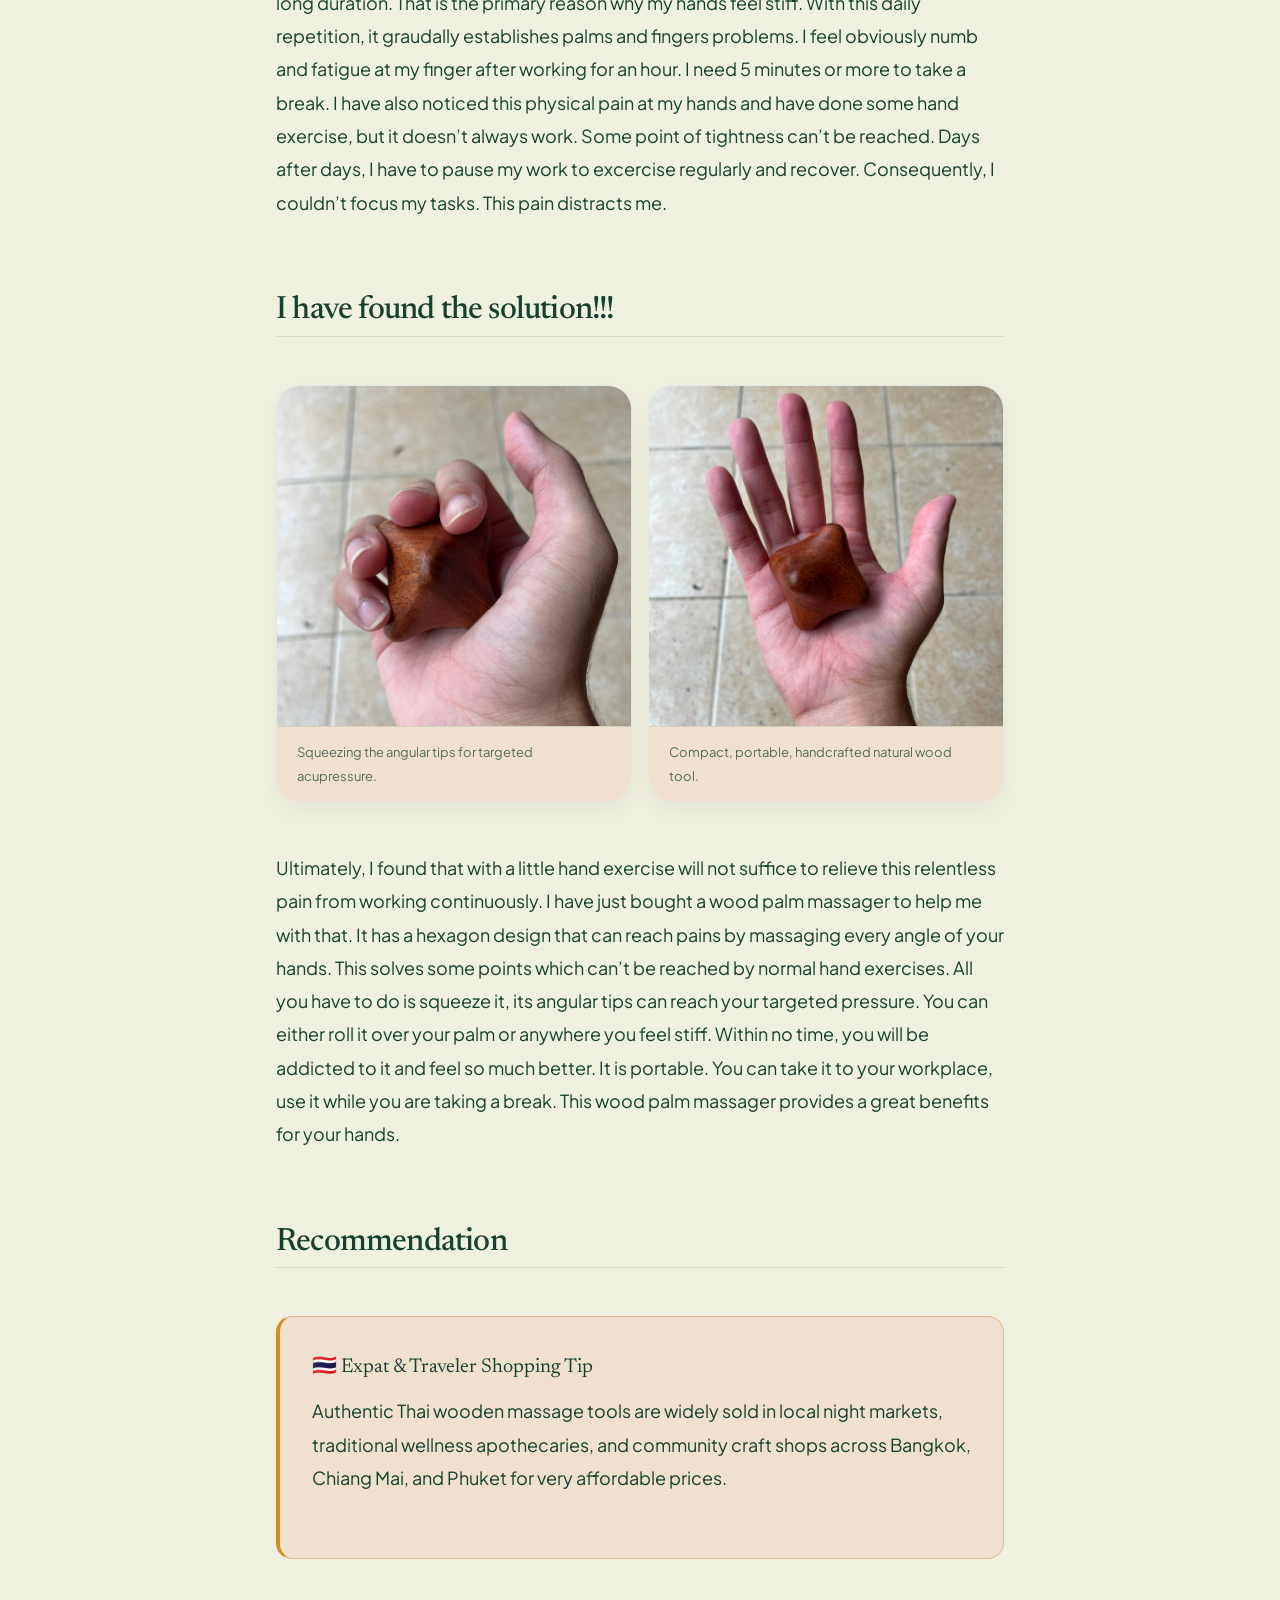
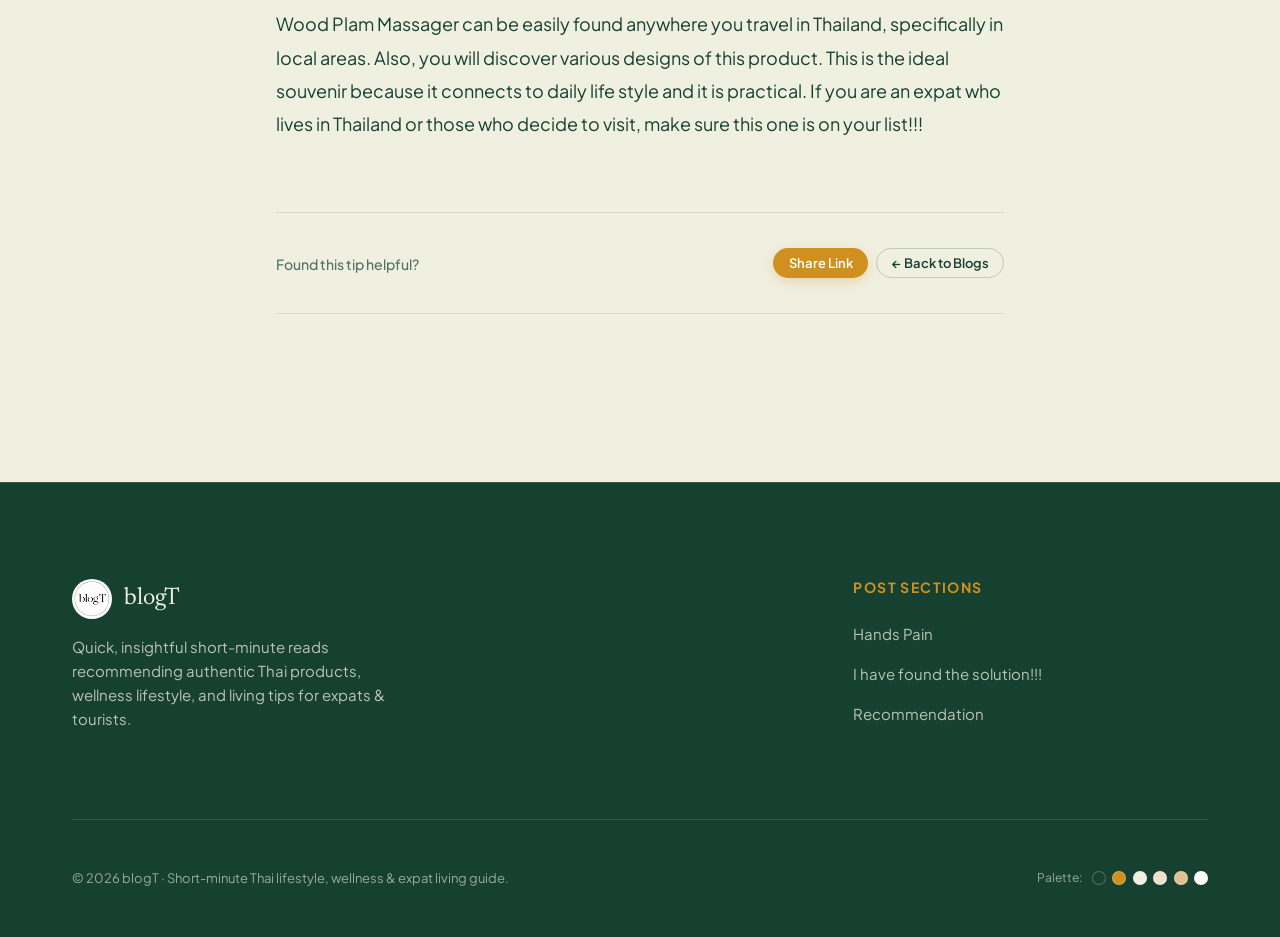
<file: wooden-palm-massager.html>
<!DOCTYPE html>
<html lang="en">
<head>
  <meta charset="UTF-8">
  <meta name="viewport" content="width=device-width, initial-scale=1.0">
  <title>Wooden Palm Massager : Ideal Tool for Working Professionals in Thailand — blogT</title>
  <meta name="description" content="Tired of finger fatigue and trigger finger? Wood Palm Massager helps relieve tightness, numbness, stiffness and inflammation. Let’s see how it helps.">
  
  <!-- Favicon -->
  <link rel="icon" type="image/png" href="assets/blogt-logo.png">

  <!-- Google Fonts -->
  <link rel="preconnect" href="https://fonts.googleapis.com">
  <link rel="preconnect" href="https://fonts.gstatic.com" crossorigin>
  <link href="https://fonts.googleapis.com/css2?family=JetBrains+Mono:wght@400;500;600&family=Newsreader:ital,opsz,wght@0,6..72,400..700;1,6..72,400..600&family=Plus+Jakarta+Sans:wght@400;500;600;700&display=swap" rel="stylesheet">

  <!-- Stylesheets -->
  <link rel="stylesheet" href="css/tokens.css">
  <link rel="stylesheet" href="css/base.css">
  <link rel="stylesheet" href="css/components.css">
  <link rel="stylesheet" href="css/responsive.css">
</head>
<body>

  <!-- Header -->
  <header class="site-header" id="site-header">
    <div class="container nav-container">
      <a href="index.html" class="brand-link" aria-label="blogT Home">
        <img src="assets/blogt-logo.png" alt="blogT Logo" class="brand-logo-img" width="42" height="42">
        <span class="brand-text">blog<span class="brand-dot">T</span></span>
      </a>

      <!-- Desktop Nav -->
      <nav class="nav-menu" id="nav-menu">
        <a href="index.html" class="nav-link">Home</a>
        <a href="index.html#blogs" class="nav-link">Blogs</a>
        <a href="#hands-pain" class="nav-link">Hands Pain</a>
        <a href="#solution" class="nav-link">The Solution</a>
        <a href="#recommendation" class="nav-link">Recommendation</a>
      </nav>

      <!-- Actions -->
      <div class="nav-actions">
        <a href="index.html#blogs" class="btn btn-outline btn-sm">← Back to Blogs</a>
        <button class="btn btn-primary btn-sm" data-action="share-article">Share Post</button>
      </div>
    </div>
  </header>

  <main class="article-page-main">
    <!-- Article Header -->
    <header class="article-page-header">
      <div class="container container-narrow">
        <a href="index.html#blogs" class="back-to-home">
          <svg width="14" height="14" viewBox="0 0 24 24" fill="none" stroke="currentColor" stroke-width="2.5">
            <line x1="19" y1="12" x2="5" y2="12"></line>
            <polyline points="12 19 5 12 12 5"></polyline>
          </svg>
          Back to Blogs
        </a>

        <div class="article-header-meta">
          <span class="section-tag">Thai Wellness &amp; Lifestyle</span>
          <span style="font-size: 0.875rem; color: var(--text-faint);">⏱️ 2 Min Read</span>
          <span style="font-size: 0.875rem; color: var(--text-faint);">•</span>
          <span style="font-size: 0.875rem; color: var(--text-faint);">Expat &amp; Tourist Tips</span>
        </div>

        <h1 class="article-main-title">
          Wooden Palm Massager : Ideal Tool for Working Professionals in Thailand
        </h1>

        <p class="article-lead-text">
          Tired of finger fatigue and trigger finger? Wood Palm Massager helps relieve tightness, numbness, stiffness and inflammation. Let’s see how it helps.
        </p>

        <div class="article-author-bar">
          <div class="article-author-info">
            <div class="author-avatar" style="width: 40px; height: 40px; background-color: var(--color-forest); color: var(--color-cream); font-weight: 600;">bT</div>
            <div>
              <div style="font-size: 0.9375rem; font-weight: 600; color: var(--color-forest);">blogT Editorial</div>
              <div style="font-size: 0.8125rem; color: var(--text-faint);">Local Thai Products &amp; Expat Living</div>
            </div>
          </div>
          <div class="share-buttons-group">
            <button class="share-btn" data-action="copy-link">
              <svg width="14" height="14" viewBox="0 0 24 24" fill="none" stroke="currentColor" stroke-width="2">
                <path d="M10 13a5 5 0 0 0 7.54.54l3-3a5 5 0 0 0-7.07-7.07l-1.72 1.71"></path>
                <path d="M14 11a5 5 0 0 0-7.54-.54l-3 3a5 5 0 0 0 7.07 7.07l1.71-1.71"></path>
              </svg>
              Copy Link
            </button>
            <button class="share-btn" data-action="bookmark">
              <svg width="14" height="14" viewBox="0 0 24 24" fill="none" stroke="currentColor" stroke-width="2">
                <path d="M19 21l-7-5-7 5V5a2 2 0 0 1 2-2h10a2 2 0 0 1 2 2z"></path>
              </svg>
              Save
            </button>
          </div>
        </div>
      </div>
    </header>

    <!-- Main Article Body (Exact Draft 2 Content) -->
    <article class="article-body-wrapper">
      <div class="article-prose">
        
        <!-- Section 1: Hands Pain -->
        <h2 id="hands-pain">Hands Pain</h2>
        
        <figure class="article-figure">
          <img src="assets/images/working-pain.png" alt="Working professional experiencing hand stiffness and pain after hours on laptop" loading="eager">
          <figcaption class="article-figure-caption">
            <svg width="14" height="14" viewBox="0 0 24 24" fill="none" stroke="currentColor" stroke-width="2"><circle cx="12" cy="12" r="10"></circle><line x1="12" y1="16" x2="12" y2="12"></line><line x1="12" y1="8" x2="12.01" y2="8"></line></svg>
            Long laptop sessions often lead to recurring finger numbness and wrist fatigue.
          </figcaption>
        </figure>

        <p>
          I guess you all may experience the very same problem like I do when working with laptop for long straight hours daily. I feel like my hands tighten after working for that long duration. That is the primary reason why my hands feel stiff. With this daily repetition, it graudally establishes palms and fingers problems. I feel obviously numb and fatigue at my finger after working for an hour. I need 5 minutes or more to take a break. I have also noticed this physical pain at my hands and have done some hand exercise, but it doesn’t always work. Some point of tightness can’t be reached. Days after days, I have to pause my work to excercise regularly and recover. Consequently, I couldn’t focus my tasks. This pain distracts me.
        </p>

        <!-- Section 2: I have found the solution!!! -->
        <h2 id="solution">I have found the solution!!!</h2>

        <div class="article-figure-grid">
          <figure class="article-figure">
            <img src="assets/images/wooden-massager-hand.jpg" alt="Holding and squeezing the hexagon wooden palm massager" loading="lazy">
            <figcaption class="article-figure-caption">
              Squeezing the angular tips for targeted acupressure.
            </figcaption>
          </figure>

          <figure class="article-figure">
            <img src="assets/images/wooden-massager-palm.jpg" alt="Hexagonal Thai wooden palm massager resting in palm" loading="lazy">
            <figcaption class="article-figure-caption">
              Compact, portable, handcrafted natural wood tool.
            </figcaption>
          </figure>
        </div>

        <p>
          Ultimately, I found that with a little hand exercise will not suffice to relieve this relentless pain from working continuously. I have just bought a wood palm massager to help me with that. It has a hexagon design that can reach pains by massaging every angle of your hands. This solves some points which can’t be reached by normal hand exercises. All you have to do is squeeze it, its angular tips can reach your targeted pressure. You can either roll it over your palm or anywhere you feel stiff. Within no time, you will be addicted to it and feel so much better. It is portable. You can take it to your workplace, use it while you are taking a break. This wood palm massager provides a great benefits for your hands.
        </p>

        <!-- Section 3: Recommendation -->
        <h2 id="recommendation">Recommendation</h2>

        <div class="article-callout">
          <div class="article-callout-title">🇹🇭 Expat &amp; Traveler Shopping Tip</div>
          <p class="article-callout-text">
            Authentic Thai wooden massage tools are widely sold in local night markets, traditional wellness apothecaries, and community craft shops across Bangkok, Chiang Mai, and Phuket for very affordable prices.
          </p>
        </div>

        <p>
          Wood Plam Massager can be easily found anywhere you travel in Thailand, specifically in local areas. Also, you will discover various designs of this product. This is the ideal souvenir because it connects to daily life style and it is practical. If you are an expat who lives in Thailand or those who decide to visit, make sure this one is on your list!!!
        </p>

        <!-- Article Share & Action Bar -->
        <div class="article-share-bar">
          <div>
            <span style="font-size: 0.875rem; color: var(--text-muted); font-weight: 500;">Found this tip helpful?</span>
          </div>
          <div class="share-buttons-group">
            <button class="btn btn-primary btn-sm" data-action="copy-link">
              <span>Share Link</span>
            </button>
            <a href="index.html#blogs" class="btn btn-outline btn-sm">← Back to Blogs</a>
          </div>
        </div>

      </div>
    </article>
  </main>

  <!-- Site Footer -->
  <footer class="site-footer">
    <div class="container">
      <div class="footer-top-grid" style="grid-template-columns: 2fr 1fr;">
        <div class="footer-brand">
          <div class="footer-logo-row">
            <img src="assets/blogt-logo.png" alt="blogT Logo" class="footer-logo-img">
            <span class="footer-brand-title">blogT</span>
          </div>
          <p class="footer-brand-desc">
            Quick, insightful short-minute reads recommending authentic Thai products, wellness lifestyle, and living tips for expats &amp; tourists.
          </p>
        </div>

        <div>
          <h4 class="footer-col-title">Post Sections</h4>
          <ul class="footer-links-list">
            <li><a href="#hands-pain" class="footer-link">Hands Pain</a></li>
            <li><a href="#solution" class="footer-link">I have found the solution!!!</a></li>
            <li><a href="#recommendation" class="footer-link">Recommendation</a></li>
          </ul>
        </div>
      </div>

      <div class="footer-bottom">
        <div>
          © 2026 blogT · Short-minute Thai lifestyle, wellness &amp; expat living guide.
        </div>
        <div class="color-palette-pills" title="Official Brand Palette">
          <span style="font-size: 0.75rem; margin-right: 0.25rem;">Palette:</span>
          <span class="palette-swatch-mini" style="background-color: #164030;" title="Dark Forest Green #164030"></span>
          <span class="palette-swatch-mini" style="background-color: #D09020;" title="Golden Yellow #D09020"></span>
          <span class="palette-swatch-mini" style="background-color: #F0F0E0;" title="Light Cream #F0F0E0"></span>
          <span class="palette-swatch-mini" style="background-color: #F0E0D0;" title="Warm Ivory #F0E0D0"></span>
          <span class="palette-swatch-mini" style="background-color: #E0C090;" title="Soft Beige #E0C090"></span>
          <span class="palette-swatch-mini" style="background-color: #FFFFFF;" title="White #FFFFFF"></span>
        </div>
      </div>
    </div>
  </footer>

  <!-- Toast Container -->
  <div class="toast-container" id="toast-container"></div>

  <!-- Scripts -->
  <script src="js/app.js"></script>
</body>
</html>
</file>
<file: css/tokens.css>
:root {
  /* Brand Palette from Reference */
  --color-forest: #164030;
  --color-forest-rgb: 22, 64, 48;
  --color-golden: #D09020;
  --color-golden-rgb: 208, 144, 32;
  --color-cream: #F0F0E0;
  --color-cream-rgb: 240, 240, 224;
  --color-ivory: #F0E0D0;
  --color-ivory-rgb: 240, 224, 208;
  --color-beige: #E0C090;
  --color-beige-rgb: 224, 192, 144;
  --color-white: #FFFFFF;
  --color-white-rgb: 255, 255, 255;

  /* Functional Semantics */
  --bg-primary: var(--color-cream);
  --bg-secondary: var(--color-ivory);
  --bg-surface: var(--color-white);
  --bg-dark: var(--color-forest);
  --bg-accent: var(--color-golden);
  --bg-tint: rgba(var(--color-beige-rgb), 0.35);

  --text-primary: var(--color-forest);
  --text-muted: rgba(var(--color-forest-rgb), 0.72);
  --text-faint: rgba(var(--color-forest-rgb), 0.48);
  --text-inverse: var(--color-cream);
  --text-accent: var(--color-golden);

  --border-subtle: rgba(var(--color-forest-rgb), 0.12);
  --border-medium: rgba(var(--color-forest-rgb), 0.22);
  --border-beige: var(--color-beige);
  --border-accent: var(--color-golden);

  /* Typography */
  --font-serif: 'Newsreader', 'Playfair Display', Georgia, serif;
  --font-sans: 'Plus Jakarta Sans', -apple-system, BlinkMacSystemFont, 'Segoe UI', sans-serif;
  --font-mono: 'JetBrains Mono', 'SF Mono', Consolas, monospace;

  /* Fluid Spacing */
  --space-xs: 0.25rem;
  --space-sm: 0.5rem;
  --space-md: 1rem;
  --space-lg: 1.5rem;
  --space-xl: 2rem;
  --space-2xl: 3rem;
  --space-3xl: 4.5rem;
  --space-4xl: 6rem;

  /* Layout */
  --container-max: 1200px;
  --container-narrow: 840px;
  --radius-sm: 4px;
  --radius-md: 8px;
  --radius-lg: 16px;
  --radius-xl: 24px;
  --radius-full: 9999px;

  /* Elevation & Shadows */
  --shadow-subtle: 0 2px 8px rgba(var(--color-forest-rgb), 0.04);
  --shadow-card: 0 8px 24px -4px rgba(var(--color-forest-rgb), 0.08);
  --shadow-float: 0 20px 40px -10px rgba(var(--color-forest-rgb), 0.12);
  --shadow-dropdown: 0 12px 32px rgba(var(--color-forest-rgb), 0.15);

  /* Transitions */
  --transition-fast: 150ms cubic-bezier(0.4, 0, 0.2, 1);
  --transition-normal: 250ms cubic-bezier(0.4, 0, 0.2, 1);
  --transition-smooth: 400ms cubic-bezier(0.16, 1, 0.3, 1);
}
</file>
<file: css/base.css>
/* Base Reset & Box Sizing */
*, *::before, *::after {
  box-sizing: border-box;
  margin: 0;
  padding: 0;
}

html {
  font-size: 16px;
  scroll-behavior: smooth;
  -webkit-font-smoothing: antialiased;
  -moz-osx-font-smoothing: grayscale;
  background-color: var(--bg-primary);
  color: var(--text-primary);
  text-rendering: optimizeLegibility;
}

body {
  font-family: var(--font-sans);
  font-size: 1.0625rem;
  line-height: 1.65;
  background-color: var(--bg-primary);
  color: var(--text-primary);
  min-height: 100vh;
  display: flex;
  flex-direction: column;
  overflow-x: hidden;
  position: relative;
}

/* Custom Selection */
::selection {
  background-color: var(--color-golden);
  color: var(--color-white);
}

/* Scrollbar */
::-webkit-scrollbar {
  width: 8px;
  height: 8px;
}

::-webkit-scrollbar-track {
  background: var(--bg-primary);
}

::-webkit-scrollbar-thumb {
  background: var(--color-beige);
  border-radius: var(--radius-full);
}

::-webkit-scrollbar-thumb:hover {
  background: var(--color-golden);
}

/* Typography Base */
h1, h2, h3, h4, h5, h6 {
  font-family: var(--font-serif);
  color: var(--text-primary);
  font-weight: 500;
  line-height: 1.2;
  letter-spacing: -0.02em;
}

h1 {
  font-size: clamp(2.5rem, 5vw + 1rem, 4.5rem);
  letter-spacing: -0.03em;
}

h2 {
  font-size: clamp(2rem, 3.5vw + 0.5rem, 3.25rem);
  letter-spacing: -0.025em;
}

h3 {
  font-size: clamp(1.4rem, 2vw + 0.5rem, 2rem);
}

h4 {
  font-size: 1.25rem;
}

p {
  color: var(--text-muted);
  margin-bottom: var(--space-md);
  font-weight: 400;
}

p.lead {
  font-size: 1.25rem;
  line-height: 1.7;
  color: var(--text-primary);
}

a {
  color: inherit;
  text-decoration: none;
  transition: color var(--transition-fast), opacity var(--transition-fast);
}

button {
  font-family: inherit;
  cursor: pointer;
  border: none;
  background: none;
}

img {
  max-width: 100%;
  height: auto;
  display: block;
}

/* Layout Utilities */
.container {
  width: 100%;
  max-width: var(--container-max);
  margin-left: auto;
  margin-right: auto;
  padding-left: var(--space-xl);
  padding-right: var(--space-xl);
}

.container-narrow {
  max-width: var(--container-narrow);
}

.section {
  padding-top: var(--space-4xl);
  padding-bottom: var(--space-4xl);
  position: relative;
}

.section-header {
  text-align: center;
  max-width: 720px;
  margin: 0 auto var(--space-3xl) auto;
}

.section-tag {
  display: inline-flex;
  align-items: center;
  gap: 0.5rem;
  font-family: var(--font-mono);
  font-size: 0.8125rem;
  text-transform: uppercase;
  letter-spacing: 0.12em;
  color: var(--color-forest);
  background-color: var(--color-ivory);
  border: 1px solid var(--border-beige);
  padding: 0.35rem 0.85rem;
  border-radius: var(--radius-full);
  margin-bottom: var(--space-md);
  font-weight: 600;
}

.section-title {
  margin-bottom: var(--space-md);
}

.section-desc {
  font-size: 1.125rem;
  line-height: 1.6;
  color: var(--text-muted);
}

/* Accent utilities */
.text-golden {
  color: var(--color-golden);
}

.text-forest {
  color: var(--color-forest);
}

.serif-italic {
  font-family: var(--font-serif);
  font-style: italic;
  font-weight: 400;
}

.divider {
  height: 1px;
  background-color: var(--border-subtle);
  border: none;
  margin: var(--space-3xl) 0;
}
</file>
<file: css/components.css>
/* ==========================================================================
   Navigation & Header
   ========================================================================== */
.site-header {
  position: sticky;
  top: 0;
  z-index: 100;
  background-color: rgba(var(--color-cream-rgb), 0.88);
  backdrop-filter: blur(16px);
  -webkit-backdrop-filter: blur(16px);
  border-bottom: 1px solid var(--border-subtle);
  transition: all var(--transition-normal);
}

.site-header.scrolled {
  background-color: rgba(var(--color-cream-rgb), 0.96);
  border-bottom-color: var(--border-medium);
  box-shadow: var(--shadow-subtle);
}

.nav-container {
  display: flex;
  align-items: center;
  justify-content: space-between;
  height: 72px;
}

.brand-link {
  display: flex;
  align-items: center;
  gap: 0.75rem;
  font-family: var(--font-serif);
  font-size: 1.5rem;
  font-weight: 600;
  letter-spacing: -0.02em;
  color: var(--color-forest);
}

.brand-logo-img {
  width: 42px;
  height: 42px;
  border-radius: var(--radius-full);
  object-fit: cover;
  transition: transform var(--transition-smooth);
}

.brand-link:hover .brand-logo-img {
  transform: rotate(10deg) scale(1.05);
}

.brand-text {
  font-family: var(--font-serif);
  font-size: 1.6rem;
  letter-spacing: -0.03em;
  font-weight: 500;
}

.brand-dot {
  color: var(--color-golden);
}

.nav-menu {
  display: flex;
  align-items: center;
  gap: 2rem;
  list-style: none;
}

.nav-link {
  font-size: 0.9375rem;
  font-weight: 500;
  color: var(--text-muted);
  position: relative;
  padding: 0.25rem 0;
}

.nav-link:hover {
  color: var(--color-forest);
}

.nav-link::after {
  content: '';
  position: absolute;
  bottom: 0;
  left: 0;
  width: 0%;
  height: 1.5px;
  background-color: var(--color-golden);
  transition: width var(--transition-normal);
}

.nav-link:hover::after {
  width: 100%;
}

.nav-actions {
  display: flex;
  align-items: center;
  gap: 1rem;
}

.search-trigger-btn {
  display: flex;
  align-items: center;
  gap: 0.5rem;
  padding: 0.5rem 0.85rem;
  border-radius: var(--radius-full);
  background-color: var(--color-ivory);
  border: 1px solid var(--border-subtle);
  color: var(--text-muted);
  font-size: 0.875rem;
  font-family: var(--font-sans);
  transition: all var(--transition-fast);
}

.search-trigger-btn:hover {
  border-color: var(--color-beige);
  color: var(--color-forest);
  background-color: var(--color-white);
}

.kbd-shortcut {
  display: inline-block;
  font-family: var(--font-mono);
  font-size: 0.75rem;
  padding: 0.1rem 0.4rem;
  border-radius: var(--radius-sm);
  background-color: var(--color-white);
  border: 1px solid var(--border-subtle);
  color: var(--text-faint);
}

/* Mobile Toggle */
.mobile-menu-btn {
  display: none;
  background: none;
  border: none;
  color: var(--color-forest);
  cursor: pointer;
  padding: 0.5rem;
}

/* ==========================================================================
   Buttons
   ========================================================================== */
.btn {
  display: inline-flex;
  align-items: center;
  justify-content: center;
  gap: 0.5rem;
  font-family: var(--font-sans);
  font-size: 0.9375rem;
  font-weight: 600;
  padding: 0.75rem 1.4rem;
  border-radius: var(--radius-full);
  transition: all var(--transition-fast);
  cursor: pointer;
  white-space: nowrap;
  line-height: 1;
}

.btn-primary {
  background-color: var(--color-golden);
  color: var(--color-white);
  border: 1px solid transparent;
  box-shadow: 0 4px 12px rgba(var(--color-golden-rgb), 0.25);
}

.btn-primary:hover {
  background-color: #ba7e18;
  transform: translateY(-1px);
  box-shadow: 0 6px 16px rgba(var(--color-golden-rgb), 0.35);
}

.btn-primary:active {
  transform: translateY(0);
}

.btn-dark {
  background-color: var(--color-forest);
  color: var(--color-cream);
  border: 1px solid transparent;
}

.btn-dark:hover {
  background-color: #0f2d22;
  transform: translateY(-1px);
  box-shadow: 0 4px 14px rgba(var(--color-forest-rgb), 0.2);
}

.btn-outline {
  background-color: transparent;
  color: var(--color-forest);
  border: 1px solid var(--border-medium);
}

.btn-outline:hover {
  border-color: var(--color-forest);
  background-color: rgba(var(--color-forest-rgb), 0.04);
}

.btn-ghost {
  background-color: transparent;
  color: var(--text-muted);
  padding: 0.75rem 1rem;
}

.btn-ghost:hover {
  color: var(--color-forest);
}

.btn-sm {
  font-size: 0.8125rem;
  padding: 0.45rem 0.9rem;
}

.btn-lg {
  font-size: 1.0625rem;
  padding: 0.95rem 2rem;
}

/* ==========================================================================
   Hero Section
   ========================================================================== */
.hero-section {
  position: relative;
  min-height: 560px;
  padding-top: var(--space-4xl);
  padding-bottom: var(--space-4xl);
  background-color: var(--color-cream);
  background-image: url('../assets/images/thai-lifestyle-banner.jpg');
  background-repeat: no-repeat;
  background-position: right center;
  background-size: cover;
  display: flex;
  align-items: center;
  overflow: hidden;
}

.hero-section::before {
  content: '';
  position: absolute;
  inset: 0;
  background: linear-gradient(
    90deg,
    rgba(240, 240, 224, 0.97) 0%,
    rgba(240, 240, 224, 0.92) 42%,
    rgba(240, 240, 224, 0.65) 60%,
    rgba(240, 240, 224, 0.15) 85%,
    rgba(240, 240, 224, 0) 100%
  );
  pointer-events: none;
  z-index: 1;
}

.hero-section .container {
  position: relative;
  z-index: 2;
}

.hero-content {
  max-width: 620px;
  margin: 0;
  text-align: left;
}

.hero-badge {
  display: inline-flex;
  align-items: center;
  gap: 0.6rem;
  background-color: var(--color-ivory);
  border: 1px solid var(--border-beige);
  padding: 0.4rem 1rem;
  border-radius: var(--radius-full);
  font-family: var(--font-sans);
  font-size: 0.875rem;
  font-weight: 500;
  color: var(--color-forest);
  margin-bottom: var(--space-lg);
}

.badge-dot {
  width: 8px;
  height: 8px;
  border-radius: var(--radius-full);
  background-color: var(--color-golden);
}

.hero-title {
  font-size: clamp(2.5rem, 4.8vw, 3.85rem);
  font-weight: 500;
  line-height: 1.15;
  margin-bottom: var(--space-lg);
  color: var(--color-forest);
}

.hero-title em {
  font-family: var(--font-serif);
  font-style: italic;
  color: var(--color-golden);
  font-weight: 400;
}

.hero-description {
  font-size: 1.15rem;
  line-height: 1.7;
  color: var(--text-muted);
  margin-bottom: var(--space-2xl);
  max-width: 540px;
}

.hero-cta-group {
  display: flex;
  align-items: center;
  justify-content: flex-start;
  gap: 1rem;
  flex-wrap: wrap;
  margin-bottom: var(--space-2xl);
}

.hero-social-proof {
  display: flex;
  align-items: center;
  justify-content: flex-start;
  gap: 1.25rem;
  padding-top: var(--space-md);
  border-top: 1px solid var(--border-subtle);
  max-width: 540px;
  margin: 0;
}

.avatar-stack {
  display: flex;
  align-items: center;
}

.avatar-stack-item {
  width: 34px;
  height: 34px;
  border-radius: var(--radius-full);
  border: 2px solid var(--color-cream);
  margin-left: -10px;
  background-color: var(--color-ivory);
  display: flex;
  align-items: center;
  justify-content: center;
  font-size: 0.75rem;
  font-weight: 600;
  color: var(--color-forest);
  object-fit: cover;
}

.avatar-stack-item:first-child {
  margin-left: 0;
}

.hero-proof-text {
  font-size: 0.875rem;
  color: var(--text-muted);
}

.hero-proof-text strong {
  color: var(--color-forest);
  font-weight: 600;
}

/* ==========================================================================
   Hero Interactive Writer / Card Preview
   ========================================================================== */
.hero-preview-container {
  position: relative;
}

.hero-preview-card {
  background-color: var(--color-white);
  border-radius: var(--radius-xl);
  border: 1px solid var(--border-subtle);
  box-shadow: var(--shadow-float);
  overflow: hidden;
  position: relative;
  transition: transform var(--transition-smooth);
}

.hero-preview-card:hover {
  transform: translateY(-4px);
}

.editor-header {
  padding: 0.85rem 1.25rem;
  background-color: var(--color-ivory);
  border-bottom: 1px solid var(--border-subtle);
  display: flex;
  align-items: center;
  justify-content: space-between;
}

.editor-controls {
  display: flex;
  align-items: center;
  gap: 0.4rem;
}

.control-dot {
  width: 10px;
  height: 10px;
  border-radius: var(--radius-full);
}

.control-dot.red { background-color: #E26D5C; }
.control-dot.yellow { background-color: var(--color-golden); }
.control-dot.green { background-color: var(--color-forest); }

.editor-status {
  font-family: var(--font-mono);
  font-size: 0.75rem;
  color: var(--text-muted);
  display: flex;
  align-items: center;
  gap: 0.5rem;
}

.status-indicator {
  width: 6px;
  height: 6px;
  border-radius: var(--radius-full);
  background-color: #38a169;
}

.editor-body {
  padding: var(--space-xl);
}

.editor-tag {
  font-family: var(--font-mono);
  font-size: 0.75rem;
  color: var(--color-golden);
  text-transform: uppercase;
  letter-spacing: 0.1em;
  margin-bottom: 0.5rem;
  display: block;
}

.editor-article-title {
  font-family: var(--font-serif);
  font-size: 1.65rem;
  line-height: 1.3;
  margin-bottom: var(--space-md);
  color: var(--color-forest);
}

.editor-article-body {
  font-family: var(--font-serif);
  font-size: 1.05rem;
  line-height: 1.7;
  color: var(--text-muted);
  margin-bottom: var(--space-lg);
}

.editor-article-body em {
  color: var(--color-forest);
  font-style: italic;
}

.editor-footer {
  display: flex;
  align-items: center;
  justify-content: space-between;
  padding-top: var(--space-md);
  border-top: 1px solid var(--border-subtle);
  font-size: 0.8125rem;
  color: var(--text-faint);
}

.word-count-badge {
  font-family: var(--font-mono);
}

.zen-toggle-pill {
  display: inline-flex;
  align-items: center;
  gap: 0.35rem;
  padding: 0.25rem 0.65rem;
  background-color: var(--color-ivory);
  border-radius: var(--radius-full);
  color: var(--color-forest);
  font-weight: 500;
  font-size: 0.75rem;
  border: 1px solid var(--border-beige);
}

/* Floating Accent Badge */
.floating-accent-badge {
  position: absolute;
  bottom: -20px;
  left: -20px;
  background-color: var(--color-forest);
  color: var(--color-cream);
  padding: 0.85rem 1.25rem;
  border-radius: var(--radius-lg);
  display: flex;
  align-items: center;
  gap: 0.75rem;
  box-shadow: var(--shadow-dropdown);
  border: 1px solid rgba(var(--color-beige-rgb), 0.3);
}

.badge-icon {
  font-size: 1.25rem;
}

.badge-text-title {
  font-size: 0.8125rem;
  font-weight: 600;
  color: var(--color-golden);
  line-height: 1.2;
}

.badge-text-sub {
  font-size: 0.75rem;
  color: var(--color-ivory);
  opacity: 0.9;
}

/* ==========================================================================
   Curated Stories Section
   ========================================================================== */
/* ==========================================================================
   Blogs Section with Thai Spa & Wellness Background
   ========================================================================== */
.blogs-section {
  position: relative;
  background-color: var(--color-ivory);
  background-image: url('../assets/images/blogs-background.jpg');
  background-repeat: no-repeat;
  background-position: center center;
  background-size: cover;
  border-top: 1px solid var(--border-subtle);
  border-bottom: 1px solid var(--border-subtle);
  padding-top: var(--space-4xl);
  padding-bottom: var(--space-4xl);
  overflow: hidden;
}

.blogs-section::before {
  content: '';
  position: absolute;
  inset: 0;
  background: radial-gradient(
    ellipse at center,
    rgba(240, 224, 208, 0.88) 0%,
    rgba(240, 224, 208, 0.75) 55%,
    rgba(240, 224, 208, 0.4) 100%
  );
  pointer-events: none;
  z-index: 1;
}

.blogs-section .container {
  position: relative;
  z-index: 2;
}

.blogs-cards-grid {
  display: grid;
  grid-template-columns: repeat(2, 1fr);
  gap: var(--space-xl);
  max-width: 1200px;
  margin: 0 auto;
  align-items: stretch;
}

.blogs-cards-grid > a {
  display: flex;
  text-decoration: none;
  color: inherit;
}

.blogs-cards-grid .story-card {
  display: flex;
  flex-direction: column;
  height: 100%;
  width: 100%;
}

.blogs-cards-grid .story-content {
  display: flex;
  flex-direction: column;
  flex: 1;
}

.blogs-cards-grid .story-footer {
  margin-top: auto;
  padding-top: var(--space-lg);
  border-top: 1px solid var(--border-subtle);
}

@media (max-width: 900px) {
  .blogs-cards-grid {
    grid-template-columns: 1fr;
    max-width: 680px;
  }
}

.stories-filter-bar {
  display: flex;
  align-items: center;
  justify-content: center;
  gap: 0.5rem;
  flex-wrap: wrap;
  margin-bottom: var(--space-3xl);
}

.filter-chip {
  padding: 0.5rem 1.15rem;
  border-radius: var(--radius-full);
  font-size: 0.875rem;
  font-weight: 500;
  color: var(--text-muted);
  background-color: var(--color-ivory);
  border: 1px solid var(--border-subtle);
  transition: all var(--transition-fast);
  cursor: pointer;
}

.filter-chip:hover {
  color: var(--color-forest);
  border-color: var(--color-beige);
  background-color: var(--color-white);
}

.filter-chip.active {
  background-color: var(--color-forest);
  color: var(--color-cream);
  border-color: var(--color-forest);
}

.stories-grid {
  display: grid;
  grid-template-columns: repeat(3, 1fr);
  gap: var(--space-xl);
}

.story-card {
  background-color: var(--color-white);
  border-radius: var(--radius-xl);
  border: 1px solid var(--border-subtle);
  overflow: hidden;
  display: flex;
  flex-direction: column;
  transition: all var(--transition-smooth);
  box-shadow: var(--shadow-subtle);
  cursor: pointer;
}

.story-card:hover {
  transform: translateY(-6px);
  box-shadow: var(--shadow-float);
  border-color: var(--color-beige);
}

.story-image-wrap {
  position: relative;
  width: 100%;
  aspect-ratio: 16 / 10;
  overflow: hidden;
  background-color: var(--color-ivory);
}

.story-img {
  width: 100%;
  height: 100%;
  object-fit: cover;
  transition: transform 0.6s cubic-bezier(0.16, 1, 0.3, 1);
}

.story-card:hover .story-img {
  transform: scale(1.05);
}

.story-category-tag {
  position: absolute;
  top: 1rem;
  left: 1rem;
  font-family: var(--font-mono);
  font-size: 0.6875rem;
  text-transform: uppercase;
  letter-spacing: 0.1em;
  font-weight: 600;
  background-color: rgba(var(--color-cream-rgb), 0.92);
  backdrop-filter: blur(8px);
  color: var(--color-forest);
  padding: 0.25rem 0.65rem;
  border-radius: var(--radius-full);
}

.story-content {
  padding: var(--space-xl);
  display: flex;
  flex-direction: column;
  flex: 1;
}

.story-meta-top {
  display: flex;
  align-items: center;
  gap: 0.75rem;
  font-size: 0.8125rem;
  color: var(--text-faint);
  margin-bottom: var(--space-sm);
}

.story-title {
  font-family: var(--font-serif);
  font-size: 1.45rem;
  line-height: 1.3;
  margin-bottom: var(--space-sm);
  color: var(--color-forest);
  transition: color var(--transition-fast);
}

.story-card:hover .story-title {
  color: var(--color-golden);
}

.story-excerpt {
  font-size: 0.9375rem;
  line-height: 1.6;
  color: var(--text-muted);
  margin-bottom: var(--space-lg);
  flex: 1;
}

.story-footer {
  display: flex;
  align-items: center;
  justify-content: space-between;
  padding-top: var(--space-md);
  border-top: 1px solid var(--border-subtle);
}

.story-author {
  display: flex;
  align-items: center;
  gap: 0.6rem;
}

.author-avatar {
  width: 28px;
  height: 28px;
  border-radius: var(--radius-full);
  background-color: var(--color-ivory);
  border: 1px solid var(--color-beige);
  display: flex;
  align-items: center;
  justify-content: center;
  font-size: 0.75rem;
  font-weight: 600;
  color: var(--color-forest);
}

.author-name {
  font-size: 0.8125rem;
  font-weight: 600;
  color: var(--color-forest);
}

.read-more-link {
  font-size: 0.8125rem;
  font-weight: 600;
  color: var(--color-golden);
  display: inline-flex;
  align-items: center;
  gap: 0.25rem;
}

/* ==========================================================================
   Interactive Reading Canvas & Typography Studio Widget
   ========================================================================== */
.studio-section {
  background-color: var(--color-ivory);
  border-top: 1px solid var(--border-subtle);
  border-bottom: 1px solid var(--border-subtle);
}

.studio-container {
  display: grid;
  grid-template-columns: 320px 1fr;
  gap: var(--space-2xl);
  background-color: var(--color-white);
  border-radius: var(--radius-xl);
  border: 1px solid var(--border-subtle);
  overflow: hidden;
  box-shadow: var(--shadow-card);
}

.studio-sidebar {
  padding: var(--space-2xl);
  background-color: rgba(var(--color-cream-rgb), 0.5);
  border-right: 1px solid var(--border-subtle);
  display: flex;
  flex-direction: column;
  gap: var(--space-xl);
}

.studio-group-title {
  font-family: var(--font-mono);
  font-size: 0.75rem;
  text-transform: uppercase;
  letter-spacing: 0.1em;
  color: var(--text-faint);
  margin-bottom: 0.75rem;
}

.studio-btn-group {
  display: flex;
  gap: 0.5rem;
  background-color: var(--color-ivory);
  padding: 0.25rem;
  border-radius: var(--radius-md);
  border: 1px solid var(--border-subtle);
}

.studio-toggle-btn {
  flex: 1;
  padding: 0.5rem;
  font-size: 0.8125rem;
  font-weight: 500;
  border-radius: var(--radius-sm);
  color: var(--text-muted);
  text-align: center;
  transition: all var(--transition-fast);
}

.studio-toggle-btn.active {
  background-color: var(--color-forest);
  color: var(--color-cream);
  font-weight: 600;
}

.theme-swatches {
  display: grid;
  grid-template-columns: repeat(3, 1fr);
  gap: 0.5rem;
}

.theme-swatch-btn {
  display: flex;
  flex-direction: column;
  align-items: center;
  gap: 0.35rem;
  padding: 0.6rem 0.4rem;
  border-radius: var(--radius-md);
  border: 1.5px solid var(--border-subtle);
  cursor: pointer;
  transition: all var(--transition-fast);
  background-color: var(--color-white);
}

.theme-swatch-btn:hover {
  border-color: var(--color-beige);
}

.theme-swatch-btn.active {
  border-color: var(--color-golden);
  box-shadow: 0 0 0 2px rgba(var(--color-golden-rgb), 0.25);
}

.swatch-circle {
  width: 24px;
  height: 24px;
  border-radius: var(--radius-full);
  border: 1px solid rgba(0,0,0,0.1);
}

.swatch-circle.cream { background-color: var(--color-cream); }
.swatch-circle.ivory { background-color: var(--color-ivory); }
.swatch-circle.forest { background-color: var(--color-forest); }

.swatch-label {
  font-size: 0.6875rem;
  font-weight: 500;
  color: var(--color-forest);
}

.slider-control-wrap {
  display: flex;
  flex-direction: column;
  gap: 0.5rem;
}

.slider-header {
  display: flex;
  justify-content: space-between;
  font-size: 0.8125rem;
  color: var(--text-muted);
}

.range-slider {
  width: 100%;
  accent-color: var(--color-golden);
  cursor: pointer;
}

/* Studio Canvas Display */
.studio-canvas {
  padding: var(--space-3xl);
  transition: background-color var(--transition-normal), color var(--transition-normal);
  background-color: var(--color-cream);
  color: var(--color-forest);
  display: flex;
  flex-direction: column;
  justify-content: center;
}

.studio-canvas.theme-cream {
  background-color: var(--color-cream);
  color: var(--color-forest);
}

.studio-canvas.theme-ivory {
  background-color: var(--color-ivory);
  color: var(--color-forest);
}

.studio-canvas.theme-forest {
  background-color: var(--color-forest);
  color: var(--color-cream);
}

.studio-canvas.theme-forest .canvas-dropcap,
.studio-canvas.theme-forest .canvas-article-title {
  color: var(--color-cream);
}

.studio-canvas.theme-forest .canvas-paragraph {
  color: rgba(var(--color-cream-rgb), 0.85);
}

.canvas-header {
  margin-bottom: var(--space-lg);
}

.canvas-meta {
  font-family: var(--font-mono);
  font-size: 0.75rem;
  text-transform: uppercase;
  letter-spacing: 0.12em;
  color: var(--color-golden);
  margin-bottom: 0.5rem;
}

.canvas-article-title {
  font-size: 2.2rem;
  font-weight: 500;
  line-height: 1.25;
  margin-bottom: var(--space-md);
  color: var(--color-forest);
}

.canvas-paragraph {
  font-size: 1.125rem;
  line-height: 1.8;
  margin-bottom: var(--space-md);
  color: var(--text-muted);
}

.canvas-dropcap {
  float: left;
  font-size: 4rem;
  line-height: 0.8;
  padding-top: 4px;
  padding-right: 12px;
  padding-bottom: 4px;
  font-family: var(--font-serif);
  color: var(--color-forest);
  font-weight: 600;
}

/* ==========================================================================
   Craft & Platform Pillars (Features)
   ========================================================================== */
.pillars-grid {
  display: grid;
  grid-template-columns: repeat(2, 1fr);
  gap: var(--space-xl);
}

.pillar-card {
  background-color: var(--color-white);
  border: 1px solid var(--border-subtle);
  border-radius: var(--radius-xl);
  padding: var(--space-2xl);
  display: flex;
  flex-direction: column;
  position: relative;
  transition: all var(--transition-smooth);
}

.pillar-card:hover {
  transform: translateY(-4px);
  border-color: var(--color-beige);
  box-shadow: var(--shadow-card);
}

.pillar-number {
  font-family: var(--font-mono);
  font-size: 0.875rem;
  font-weight: 600;
  color: var(--color-golden);
  margin-bottom: var(--space-lg);
  display: inline-block;
}

.pillar-icon-box {
  width: 48px;
  height: 48px;
  border-radius: var(--radius-lg);
  background-color: var(--color-ivory);
  color: var(--color-forest);
  display: flex;
  align-items: center;
  justify-content: center;
  margin-bottom: var(--space-lg);
  border: 1px solid var(--border-beige);
}

.pillar-title {
  font-family: var(--font-serif);
  font-size: 1.6rem;
  margin-bottom: var(--space-sm);
  color: var(--color-forest);
}

.pillar-desc {
  font-size: 1rem;
  line-height: 1.7;
  color: var(--text-muted);
}

/* ==========================================================================
   Philosophy / Manifesto Banner
   ========================================================================== */
.manifesto-section {
  background-color: var(--color-forest);
  color: var(--color-cream);
  border-radius: var(--radius-xl);
  padding: var(--space-4xl) var(--space-2xl);
  text-align: center;
  position: relative;
  overflow: hidden;
}

.manifesto-tag {
  color: var(--color-golden);
  font-family: var(--font-mono);
  font-size: 0.8125rem;
  text-transform: uppercase;
  letter-spacing: 0.15em;
  margin-bottom: var(--space-lg);
  display: block;
}

.manifesto-quote {
  font-family: var(--font-serif);
  font-size: clamp(1.75rem, 3.5vw, 2.75rem);
  font-style: italic;
  font-weight: 400;
  line-height: 1.35;
  max-width: 820px;
  margin: 0 auto var(--space-2xl) auto;
  color: var(--color-cream);
}

.manifesto-quote mark {
  background: none;
  color: var(--color-golden);
}

.manifesto-author {
  display: flex;
  align-items: center;
  justify-content: center;
  gap: 0.75rem;
}

.manifesto-avatar {
  width: 44px;
  height: 44px;
  border-radius: var(--radius-full);
  border: 1.5px solid var(--color-golden);
}

.manifesto-author-info {
  text-align: left;
}

.manifesto-author-name {
  font-size: 0.9375rem;
  font-weight: 600;
  color: var(--color-cream);
}

.manifesto-author-title {
  font-size: 0.8125rem;
  color: var(--color-beige);
}

/* ==========================================================================
   Pricing Section
   ========================================================================== */
.pricing-grid {
  display: grid;
  grid-template-columns: repeat(2, 1fr);
  gap: var(--space-2xl);
  max-width: 920px;
  margin: 0 auto;
}

.pricing-card {
  background-color: var(--color-white);
  border-radius: var(--radius-xl);
  border: 1px solid var(--border-subtle);
  padding: var(--space-3xl) var(--space-2xl);
  display: flex;
  flex-direction: column;
  position: relative;
  transition: all var(--transition-smooth);
}

.pricing-card:hover {
  transform: translateY(-4px);
  box-shadow: var(--shadow-float);
}

.pricing-card.featured {
  background-color: var(--color-white);
  border: 2px solid var(--color-forest);
  box-shadow: var(--shadow-card);
}

.pricing-featured-badge {
  position: absolute;
  top: -14px;
  right: 2rem;
  background-color: var(--color-golden);
  color: var(--color-white);
  font-family: var(--font-sans);
  font-size: 0.75rem;
  font-weight: 700;
  text-transform: uppercase;
  letter-spacing: 0.1em;
  padding: 0.35rem 0.85rem;
  border-radius: var(--radius-full);
}

.pricing-plan-name {
  font-family: var(--font-serif);
  font-size: 1.6rem;
  margin-bottom: var(--space-xs);
  color: var(--color-forest);
}

.pricing-plan-desc {
  font-size: 0.9375rem;
  color: var(--text-muted);
  margin-bottom: var(--space-xl);
}

.pricing-cost {
  display: flex;
  align-items: baseline;
  gap: 0.25rem;
  margin-bottom: var(--space-xl);
  padding-bottom: var(--space-lg);
  border-bottom: 1px solid var(--border-subtle);
}

.pricing-currency {
  font-size: 1.5rem;
  font-weight: 600;
  color: var(--color-forest);
}

.pricing-amount {
  font-size: 3.25rem;
  font-weight: 600;
  font-family: var(--font-serif);
  color: var(--color-forest);
  line-height: 1;
}

.pricing-period {
  font-size: 0.9375rem;
  color: var(--text-faint);
}

.pricing-features-list {
  list-style: none;
  display: flex;
  flex-direction: column;
  gap: 0.85rem;
  margin-bottom: var(--space-2xl);
  flex: 1;
}

.pricing-feature-item {
  display: flex;
  align-items: center;
  gap: 0.6rem;
  font-size: 0.9375rem;
  color: var(--text-muted);
}

.feature-check {
  color: var(--color-golden);
  font-size: 1rem;
}

/* ==========================================================================
   Newsletter & CTA Block
   ========================================================================== */
.newsletter-card {
  background-color: var(--color-ivory);
  border: 1px solid var(--border-beige);
  border-radius: var(--radius-xl);
  padding: var(--space-3xl) var(--space-2xl);
  text-align: center;
  max-width: 760px;
  margin: 0 auto;
}

.newsletter-form {
  display: flex;
  align-items: center;
  gap: 0.5rem;
  max-width: 480px;
  margin: var(--space-xl) auto 0 auto;
}

.newsletter-input {
  flex: 1;
  padding: 0.85rem 1.25rem;
  border-radius: var(--radius-full);
  border: 1px solid var(--border-medium);
  background-color: var(--color-white);
  font-family: var(--font-sans);
  font-size: 0.9375rem;
  color: var(--color-forest);
  outline: none;
  transition: border-color var(--transition-fast);
}

.newsletter-input:focus {
  border-color: var(--color-golden);
}

/* ==========================================================================
   Footer
   ========================================================================== */
.site-footer {
  background-color: var(--color-forest);
  color: var(--color-cream);
  padding-top: var(--space-4xl);
  padding-bottom: var(--space-2xl);
  margin-top: var(--space-4xl);
  border-top: 1px solid rgba(var(--color-beige-rgb), 0.2);
}

.footer-top-grid {
  display: grid;
  grid-template-columns: 1.5fr 1fr 1fr 1fr;
  gap: var(--space-3xl);
  margin-bottom: var(--space-3xl);
}

.footer-brand {
  display: flex;
  flex-direction: column;
  gap: var(--space-md);
}

.footer-logo-row {
  display: flex;
  align-items: center;
  gap: 0.75rem;
}

.footer-logo-img {
  width: 40px;
  height: 40px;
  border-radius: var(--radius-full);
  background-color: var(--color-white);
}

.footer-brand-title {
  font-family: var(--font-serif);
  font-size: 1.5rem;
  color: var(--color-cream);
}

.footer-brand-desc {
  font-size: 0.9375rem;
  line-height: 1.6;
  color: rgba(var(--color-cream-rgb), 0.75);
  max-width: 320px;
}

.footer-col-title {
  font-family: var(--font-sans);
  font-size: 0.875rem;
  font-weight: 700;
  text-transform: uppercase;
  letter-spacing: 0.1em;
  color: var(--color-golden);
  margin-bottom: var(--space-lg);
}

.footer-links-list {
  list-style: none;
  display: flex;
  flex-direction: column;
  gap: 0.75rem;
}

.footer-link {
  font-size: 0.9375rem;
  color: rgba(var(--color-cream-rgb), 0.75);
  transition: color var(--transition-fast);
}

.footer-link:hover {
  color: var(--color-cream);
}

.footer-bottom {
  display: flex;
  align-items: center;
  justify-content: space-between;
  padding-top: var(--space-2xl);
  border-top: 1px solid rgba(var(--color-cream-rgb), 0.12);
  font-size: 0.8125rem;
  color: rgba(var(--color-cream-rgb), 0.6);
}

.color-palette-pills {
  display: flex;
  align-items: center;
  gap: 0.4rem;
}

.palette-swatch-mini {
  width: 14px;
  height: 14px;
  border-radius: var(--radius-full);
  border: 1px solid rgba(255, 255, 255, 0.25);
}

/* ==========================================================================
   Modals & Toast Notifications
   ========================================================================== */
.modal-overlay {
  position: fixed;
  inset: 0;
  background-color: rgba(var(--color-forest-rgb), 0.65);
  backdrop-filter: blur(8px);
  -webkit-backdrop-filter: blur(8px);
  z-index: 1000;
  display: flex;
  align-items: center;
  justify-content: center;
  padding: var(--space-md);
  opacity: 0;
  visibility: hidden;
  transition: all var(--transition-normal);
}

.modal-overlay.active {
  opacity: 1;
  visibility: visible;
}

.modal-box {
  background-color: var(--color-white);
  border-radius: var(--radius-xl);
  max-width: 640px;
  width: 100%;
  box-shadow: var(--shadow-float);
  border: 1px solid var(--border-subtle);
  overflow: hidden;
  transform: scale(0.95) translateY(10px);
  transition: transform var(--transition-smooth);
}

.modal-overlay.active .modal-box {
  transform: scale(1) translateY(0);
}

.modal-header {
  display: flex;
  align-items: center;
  justify-content: space-between;
  padding: var(--space-lg) var(--space-xl);
  border-bottom: 1px solid var(--border-subtle);
  background-color: var(--color-ivory);
}

.modal-title {
  font-family: var(--font-serif);
  font-size: 1.35rem;
  color: var(--color-forest);
}

.modal-close-btn {
  width: 32px;
  height: 32px;
  border-radius: var(--radius-full);
  background-color: var(--color-white);
  border: 1px solid var(--border-subtle);
  display: flex;
  align-items: center;
  justify-content: center;
  color: var(--text-muted);
  cursor: pointer;
}

.modal-close-btn:hover {
  color: var(--color-forest);
  border-color: var(--color-forest);
}

.modal-body {
  padding: var(--space-xl);
}

.modal-search-input {
  width: 100%;
  padding: 0.85rem 1rem;
  border: 1px solid var(--border-medium);
  border-radius: var(--radius-md);
  font-family: var(--font-sans);
  font-size: 1rem;
  outline: none;
  margin-bottom: var(--space-md);
}

.modal-search-input:focus {
  border-color: var(--color-golden);
}

.modal-results-list {
  list-style: none;
  display: flex;
  flex-direction: column;
  gap: 0.5rem;
  max-height: 280px;
  overflow-y: auto;
}

.modal-result-item {
  padding: 0.75rem 1rem;
  border-radius: var(--radius-md);
  border: 1px solid var(--border-subtle);
  cursor: pointer;
  transition: all var(--transition-fast);
}

.modal-result-item:hover {
  background-color: var(--color-ivory);
  border-color: var(--color-beige);
}

.result-item-title {
  font-family: var(--font-serif);
  font-size: 1.05rem;
  font-weight: 500;
  color: var(--color-forest);
}

.result-item-meta {
  font-size: 0.75rem;
  color: var(--text-faint);
}

/* ==========================================================================
   Toast Container
   ========================================================================== */
.toast-container {
  position: fixed;
  bottom: 2rem;
  right: 2rem;
  z-index: 2000;
  display: flex;
  flex-direction: column;
  gap: 0.5rem;
  pointer-events: none;
}

.toast {
  background-color: var(--color-forest);
  color: var(--color-cream);
  padding: 0.85rem 1.35rem;
  border-radius: var(--radius-lg);
  box-shadow: var(--shadow-float);
  border: 1px solid rgba(var(--color-beige-rgb), 0.3);
  font-size: 0.9375rem;
  display: flex;
  align-items: center;
  gap: 0.75rem;
  transform: translateY(20px);
  opacity: 0;
  transition: all var(--transition-normal);
  pointer-events: auto;
}

.toast.show {
  transform: translateY(0);
  opacity: 1;
}

.toast-icon {
  color: var(--color-golden);
  font-size: 1.1rem;
}

/* ==========================================================================
   Dedicated Article Page Styling
   ========================================================================== */
.article-page-header {
  padding-top: var(--space-3xl);
  padding-bottom: var(--space-xl);
  border-bottom: 1px solid var(--border-subtle);
  background-color: var(--color-ivory);
}

.back-to-home {
  display: inline-flex;
  align-items: center;
  gap: 0.5rem;
  font-size: 0.875rem;
  font-weight: 600;
  color: var(--color-forest);
  margin-bottom: var(--space-lg);
  padding: 0.4rem 0.85rem;
  border-radius: var(--radius-full);
  background-color: var(--color-white);
  border: 1px solid var(--border-subtle);
  transition: all var(--transition-fast);
}

.back-to-home:hover {
  background-color: var(--color-forest);
  color: var(--color-cream);
  border-color: var(--color-forest);
}

.article-header-meta {
  display: flex;
  align-items: center;
  gap: 1rem;
  flex-wrap: wrap;
  margin-bottom: var(--space-md);
}

.article-main-title {
  font-size: clamp(2.25rem, 4vw + 1rem, 3.5rem);
  font-family: var(--font-serif);
  line-height: 1.18;
  color: var(--color-forest);
  margin-bottom: var(--space-lg);
}

.article-lead-text {
  font-size: 1.35rem;
  line-height: 1.65;
  color: var(--text-primary);
  font-family: var(--font-serif);
  font-style: italic;
  margin-bottom: var(--space-xl);
  padding-left: var(--space-lg);
  border-left: 3px solid var(--color-golden);
}

.article-author-bar {
  display: flex;
  align-items: center;
  justify-content: space-between;
  padding-top: var(--space-md);
  border-top: 1px solid var(--border-subtle);
  flex-wrap: wrap;
  gap: 1rem;
}

.article-author-info {
  display: flex;
  align-items: center;
  gap: 0.75rem;
}

.article-author-img {
  width: 44px;
  height: 44px;
  border-radius: var(--radius-full);
  border: 1.5px solid var(--color-golden);
}

.article-body-wrapper {
  max-width: 760px;
  margin: 0 auto;
  padding: var(--space-3xl) var(--space-md);
}

.article-prose {
  font-size: 1.1875rem;
  line-height: 1.85;
  color: var(--color-forest);
}

.article-prose h2 {
  font-family: var(--font-serif);
  font-size: 2rem;
  margin-top: var(--space-3xl);
  margin-bottom: var(--space-md);
  color: var(--color-forest);
  padding-bottom: 0.4rem;
  border-bottom: 1px solid var(--border-subtle);
}

.article-prose p {
  font-size: 1.125rem;
  line-height: 1.85;
  color: var(--text-primary);
  margin-bottom: var(--space-xl);
}

.article-figure {
  margin: var(--space-2xl) 0;
  border-radius: var(--radius-xl);
  overflow: hidden;
  border: 1px solid var(--border-subtle);
  background-color: var(--color-white);
  box-shadow: var(--shadow-card);
}

.article-figure img {
  width: 100%;
  max-height: 520px;
  object-fit: cover;
}

.article-figure-caption {
  padding: 0.85rem 1.25rem;
  font-size: 0.8125rem;
  color: var(--text-muted);
  background-color: var(--color-ivory);
  border-top: 1px solid var(--border-subtle);
  display: flex;
  align-items: center;
  gap: 0.5rem;
}

.article-figure-grid {
  display: grid;
  grid-template-columns: 1fr 1fr;
  gap: var(--space-md);
  margin: var(--space-2xl) 0;
}

.article-figure-grid .article-figure {
  margin: 0;
}

.article-figure-grid img {
  height: 340px;
  object-fit: cover;
}

.article-callout {
  background-color: var(--color-ivory);
  border: 1px solid var(--border-beige);
  border-left: 4px solid var(--color-golden);
  border-radius: var(--radius-lg);
  padding: var(--space-xl);
  margin: var(--space-2xl) 0;
}

.article-callout-title {
  font-family: var(--font-serif);
  font-size: 1.25rem;
  color: var(--color-forest);
  margin-bottom: 0.5rem;
}

.article-callout-text {
  font-size: 1rem;
  line-height: 1.65;
  color: var(--text-muted);
  margin-bottom: 0;
}

.article-share-bar {
  display: flex;
  align-items: center;
  justify-content: space-between;
  padding: var(--space-xl) 0;
  margin-top: var(--space-3xl);
  border-top: 1px solid var(--border-subtle);
  border-bottom: 1px solid var(--border-subtle);
}

.share-buttons-group {
  display: flex;
  align-items: center;
  gap: 0.5rem;
}

.share-btn {
  display: inline-flex;
  align-items: center;
  gap: 0.4rem;
  padding: 0.5rem 0.9rem;
  border-radius: var(--radius-full);
  background-color: var(--color-white);
  border: 1px solid var(--border-subtle);
  font-size: 0.8125rem;
  font-weight: 500;
  color: var(--color-forest);
  transition: all var(--transition-fast);
}

.share-btn:hover {
  background-color: var(--color-ivory);
  border-color: var(--color-beige);
}

@media (max-width: 768px) {
  .article-figure-grid {
    grid-template-columns: 1fr;
  }
}

/* Steps Image Grid (4-column flow with top-left step badges) */
.steps-image-grid {
  display: grid;
  grid-template-columns: repeat(4, 1fr);
  gap: var(--space-md);
  margin: var(--space-2xl) 0;
}

.step-card {
  position: relative;
  background-color: var(--color-white);
  border-radius: var(--radius-lg);
  overflow: hidden;
  border: 1px solid var(--border-subtle);
  box-shadow: var(--shadow-sm);
  display: flex;
  flex-direction: column;
}

.step-badge {
  position: absolute;
  top: 10px;
  left: 10px;
  z-index: 5;
  background-color: var(--color-forest);
  color: var(--color-cream);
  font-family: var(--font-sans);
  font-size: 0.75rem;
  font-weight: 700;
  letter-spacing: 0.04em;
  padding: 0.25rem 0.65rem;
  border-radius: var(--radius-full);
  box-shadow: 0 2px 6px rgba(0, 0, 0, 0.28);
  border: 1px solid rgba(255, 255, 255, 0.2);
}

.step-card img {
  width: 100%;
  height: 100%;
  aspect-ratio: 9 / 18;
  object-fit: contain;
  background-color: #f7f6f2;
  display: block;
}

@media (max-width: 900px) {
  .steps-image-grid {
    grid-template-columns: repeat(2, 1fr);
    gap: var(--space-md);
  }
}

@media (max-width: 480px) {
  .steps-image-grid {
    grid-template-columns: 1fr;
  }
}
</file>
<file: css/responsive.css>
/* Responsive Breakpoints & Adaptations */

@media (max-width: 1024px) {
  .hero-section {
    background-position: 75% center;
    min-height: 500px;
  }

  .hero-content {
    max-width: 520px;
  }
}

@media (max-width: 768px) {
  .hero-section {
    background-position: right center;
    min-height: auto;
    padding-top: var(--space-3xl);
    padding-bottom: var(--space-3xl);
  }

  .hero-section::before {
    background: linear-gradient(
      180deg,
      rgba(240, 240, 224, 0.97) 0%,
      rgba(240, 240, 224, 0.94) 70%,
      rgba(240, 240, 224, 0.85) 100%
    );
  }

  .hero-content {
    max-width: 100%;
    text-align: left;
  }

  .studio-container {
    grid-template-columns: 1fr;
  }

  .studio-sidebar {
    border-right: none;
    border-bottom: 1px solid var(--border-subtle);
  }

  .stories-grid {
    grid-template-columns: repeat(2, 1fr);
  }

  .footer-top-grid {
    grid-template-columns: repeat(2, 1fr);
    gap: var(--space-2xl);
  }
}

@media (max-width: 768px) {
  .container {
    padding-left: var(--space-md);
    padding-right: var(--space-md);
  }

  .section {
    padding-top: var(--space-2xl);
    padding-bottom: var(--space-2xl);
  }

  .site-header {
    height: 64px;
  }

  .nav-container {
    height: 64px;
  }

  .nav-menu {
    position: fixed;
    top: 64px;
    left: 0;
    width: 100%;
    background-color: var(--color-cream);
    flex-direction: column;
    align-items: flex-start;
    padding: var(--space-xl);
    gap: 1.25rem;
    border-bottom: 1px solid var(--border-medium);
    box-shadow: var(--shadow-dropdown);
    transform: translateY(-150%);
    opacity: 0;
    transition: all var(--transition-smooth);
    z-index: 99;
  }

  .nav-menu.active {
    transform: translateY(0);
    opacity: 1;
  }

  .mobile-menu-btn {
    display: block;
  }

  .search-trigger-btn span.kbd-shortcut {
    display: none;
  }

  .stories-grid {
    grid-template-columns: 1fr;
  }

  .pillars-grid {
    grid-template-columns: 1fr;
  }

  .pricing-grid {
    grid-template-columns: 1fr;
  }

  .newsletter-form {
    flex-direction: column;
    width: 100%;
  }

  .newsletter-input, .newsletter-form .btn {
    width: 100%;
  }

  .footer-top-grid {
    grid-template-columns: 1fr;
    gap: var(--space-xl);
  }

  .footer-bottom {
    flex-direction: column;
    gap: var(--space-md);
    text-align: center;
  }

  .manifesto-quote {
    font-size: 1.45rem;
  }
}

@media (max-width: 480px) {
  .hero-title {
    font-size: 2.2rem;
  }

  .hero-cta-group {
    flex-direction: column;
    width: 100%;
  }

  .hero-cta-group .btn {
    width: 100%;
  }

  .floating-accent-badge {
    position: static;
    margin-top: var(--space-md);
    border-radius: var(--radius-md);
  }

  .studio-canvas {
    padding: var(--space-lg);
  }

  .canvas-article-title {
    font-size: 1.5rem;
  }

  .toast-container {
    left: 1rem;
    right: 1rem;
    bottom: 1rem;
  }
}
</file>
